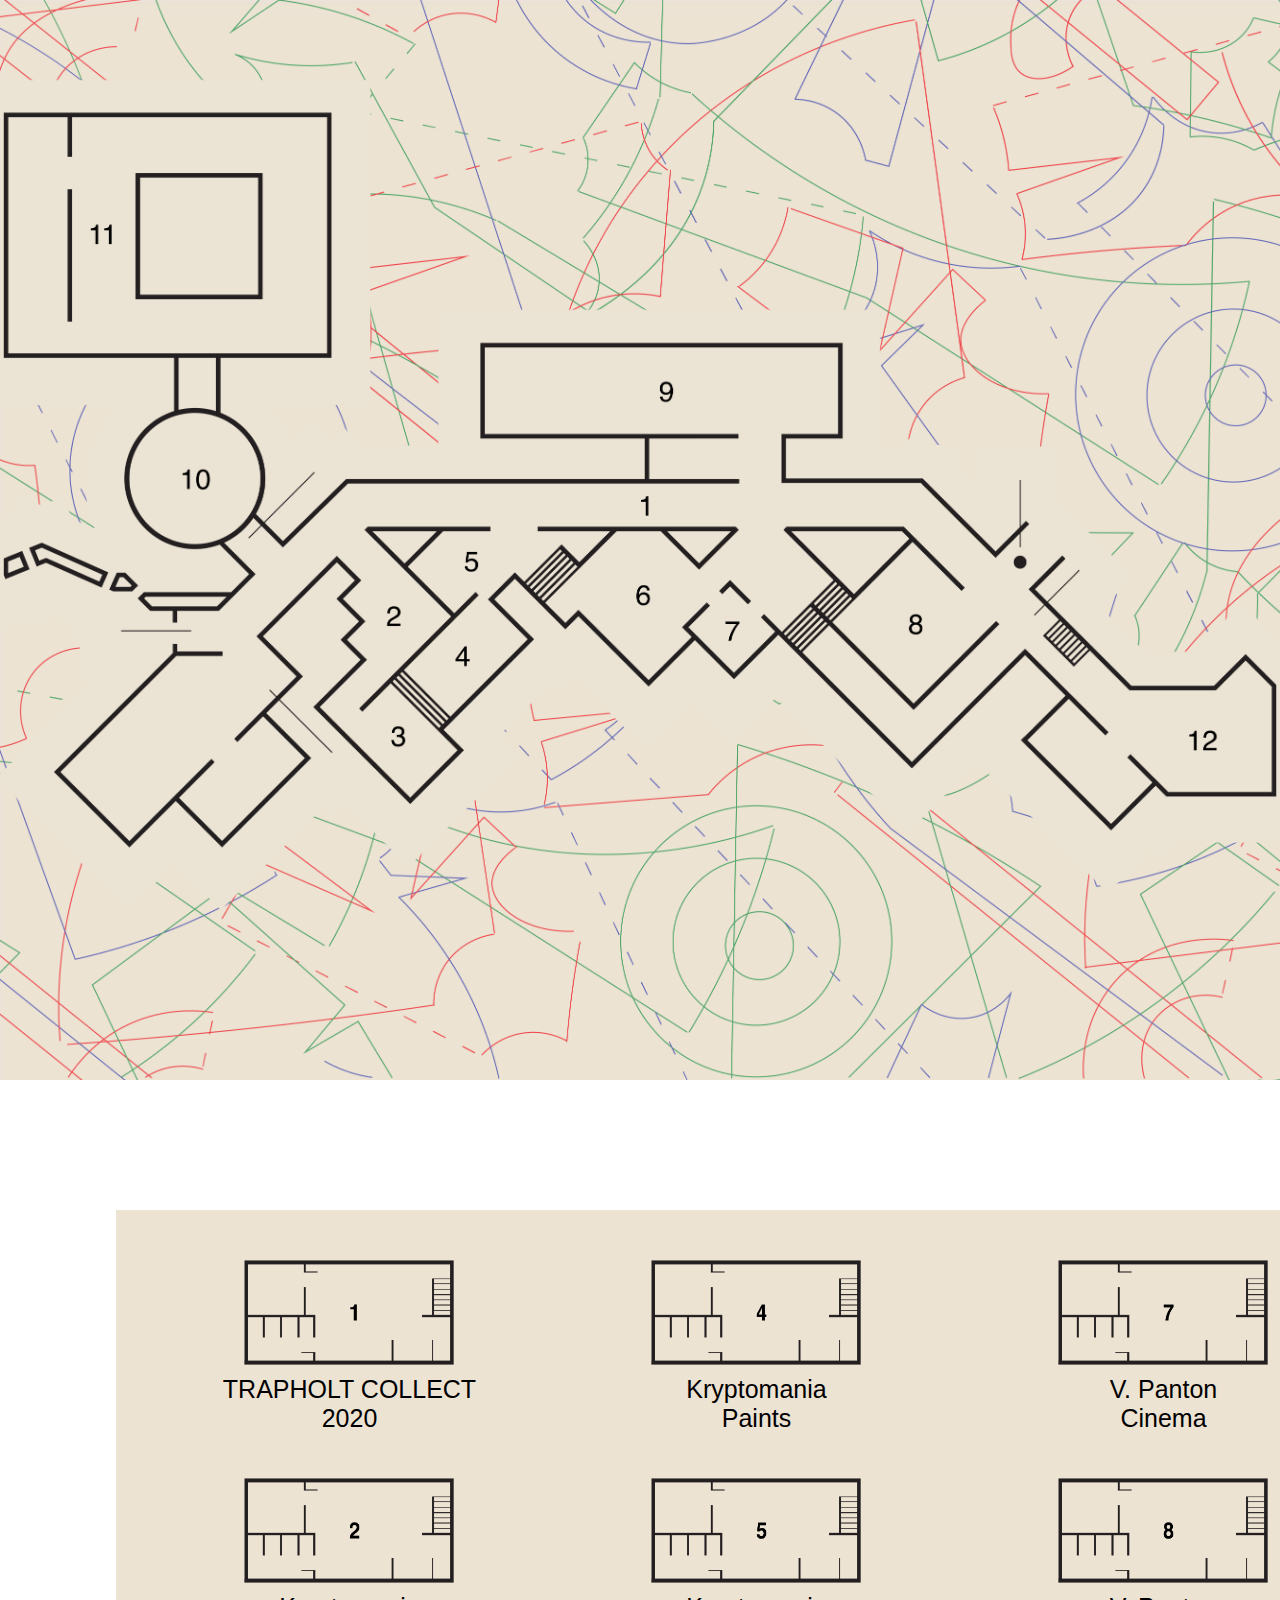
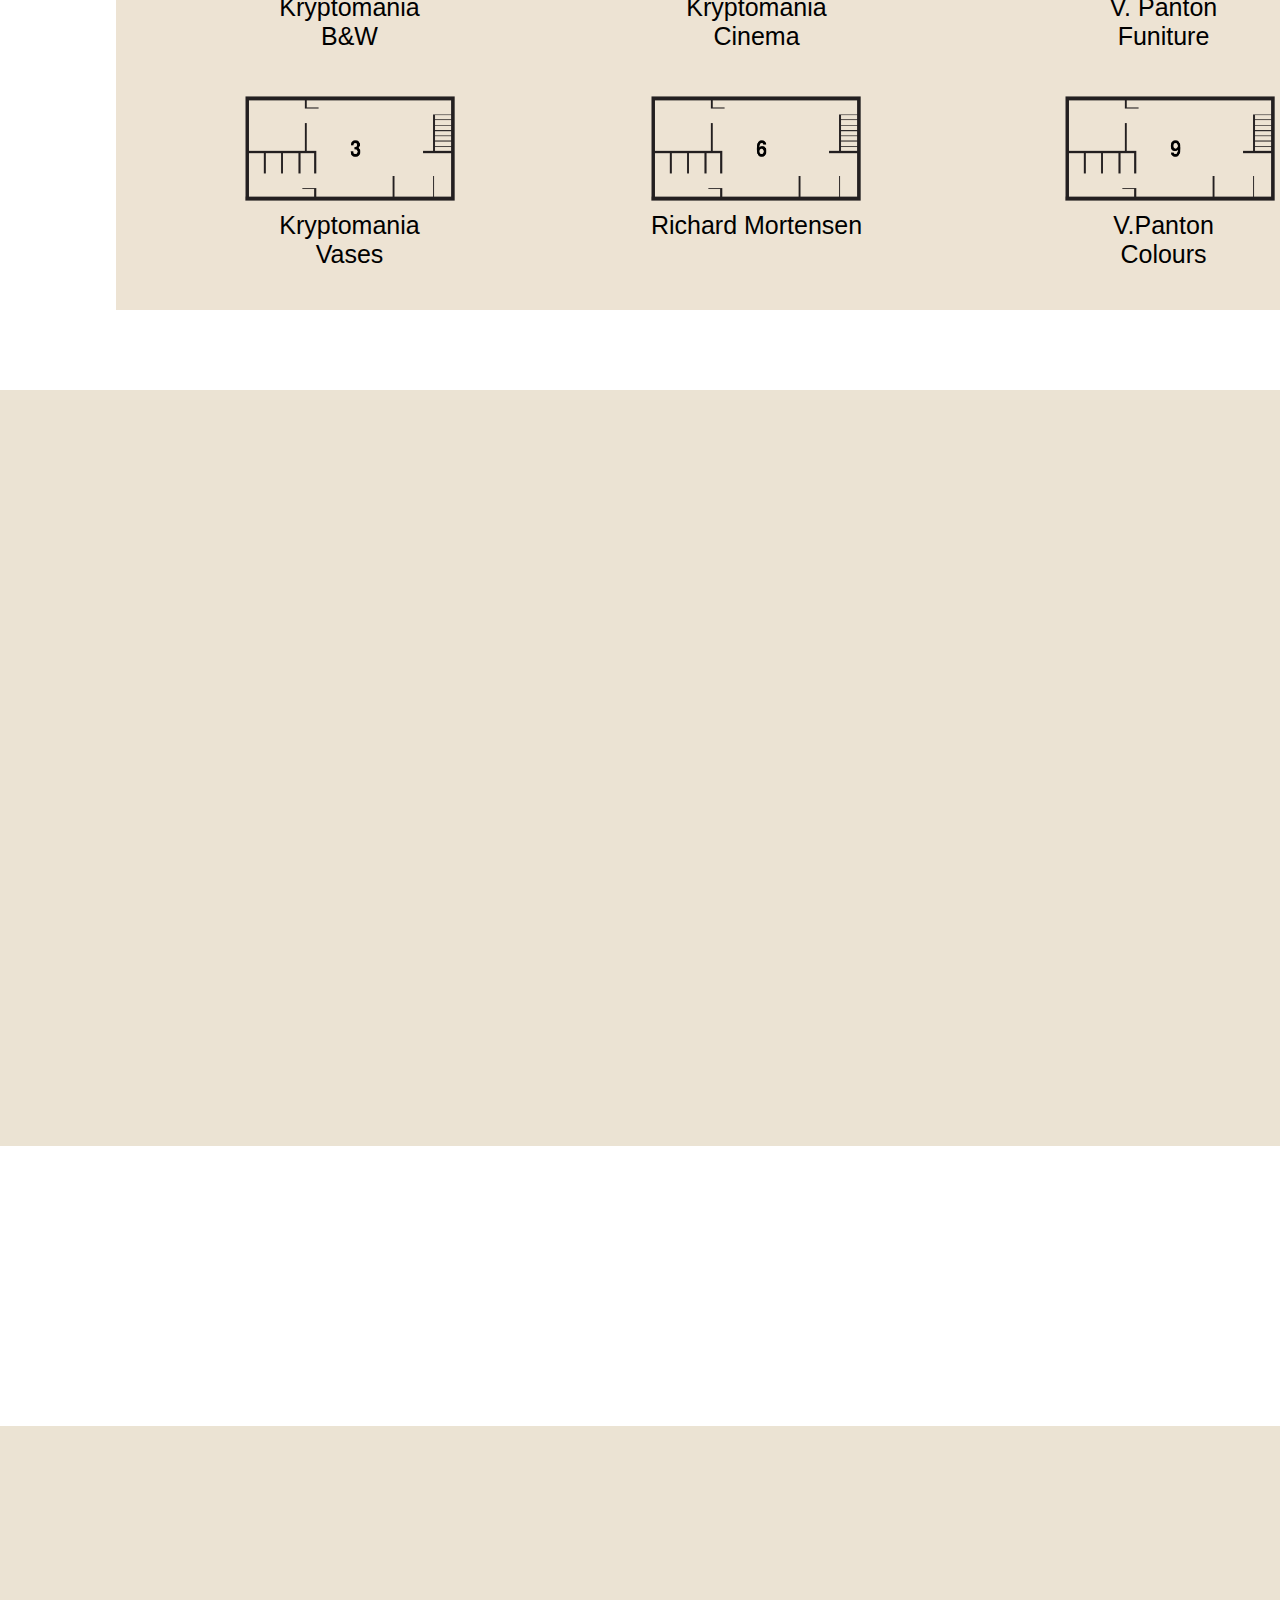
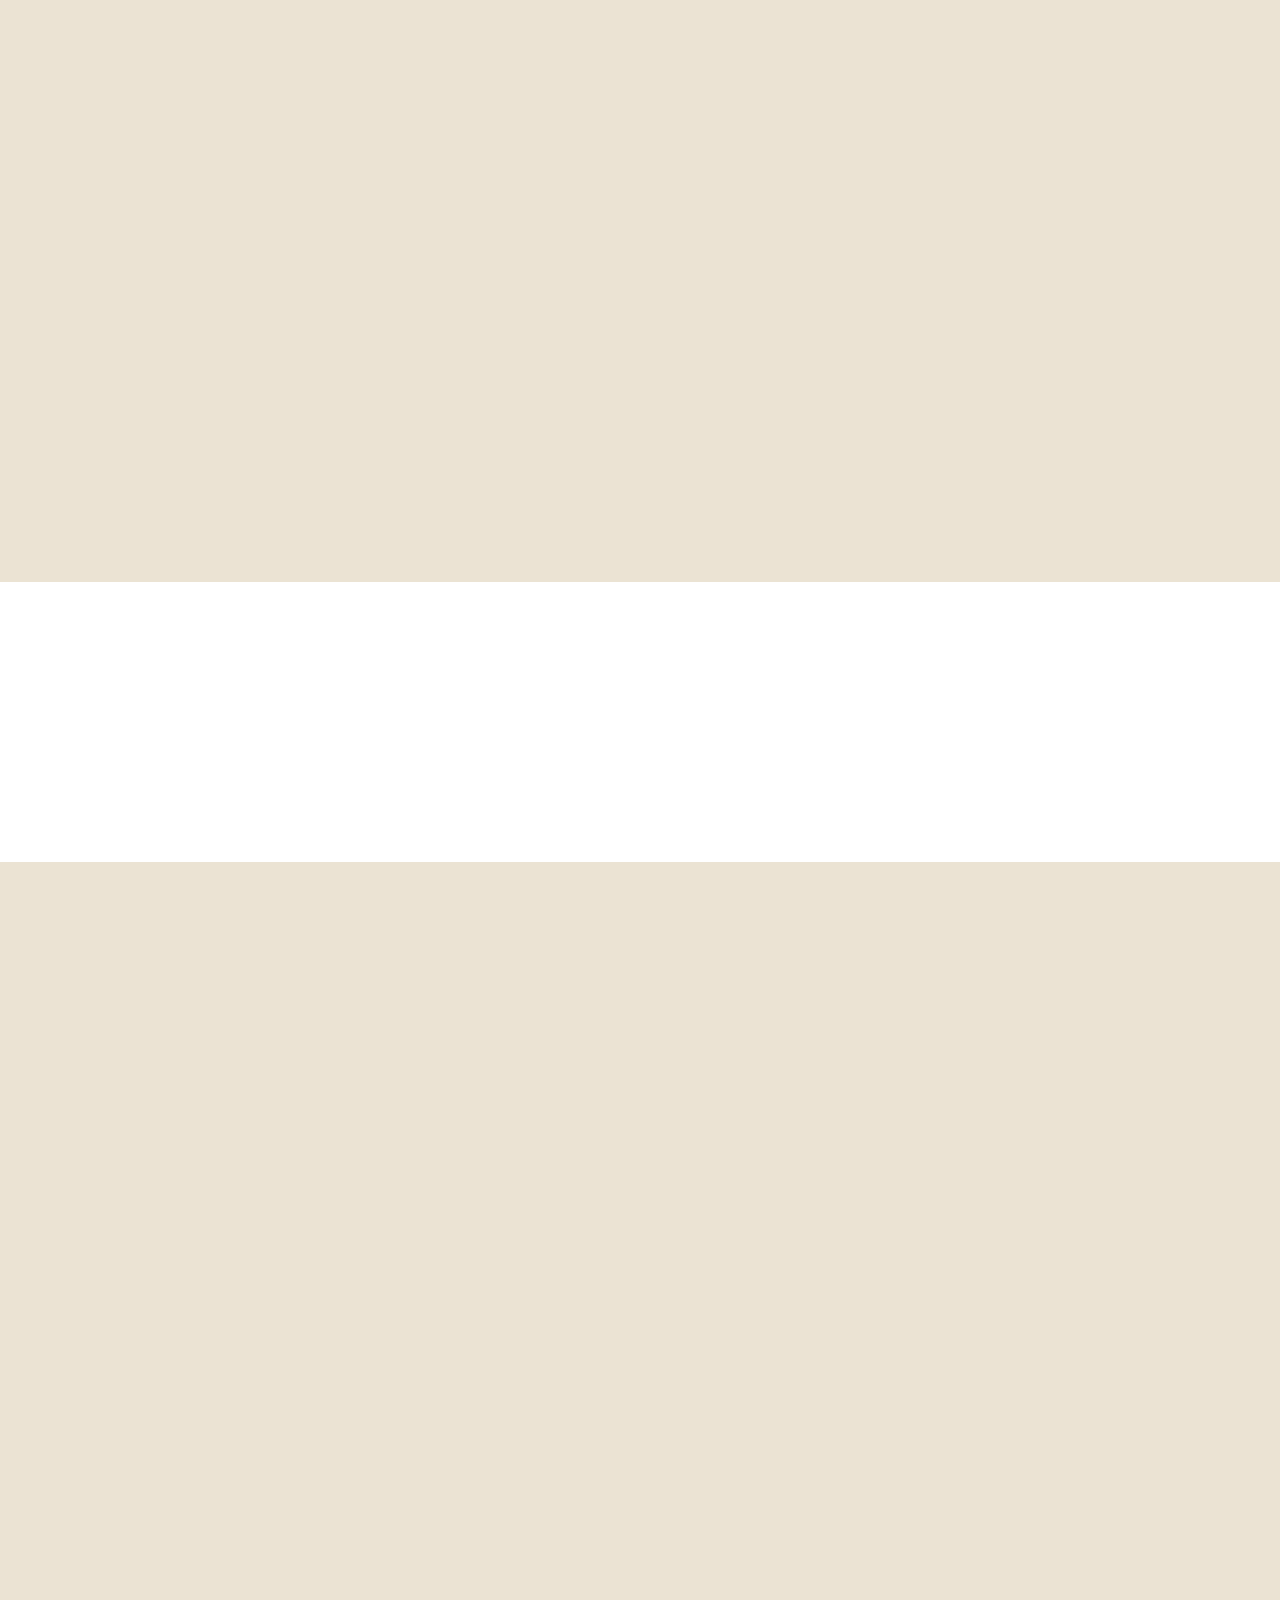
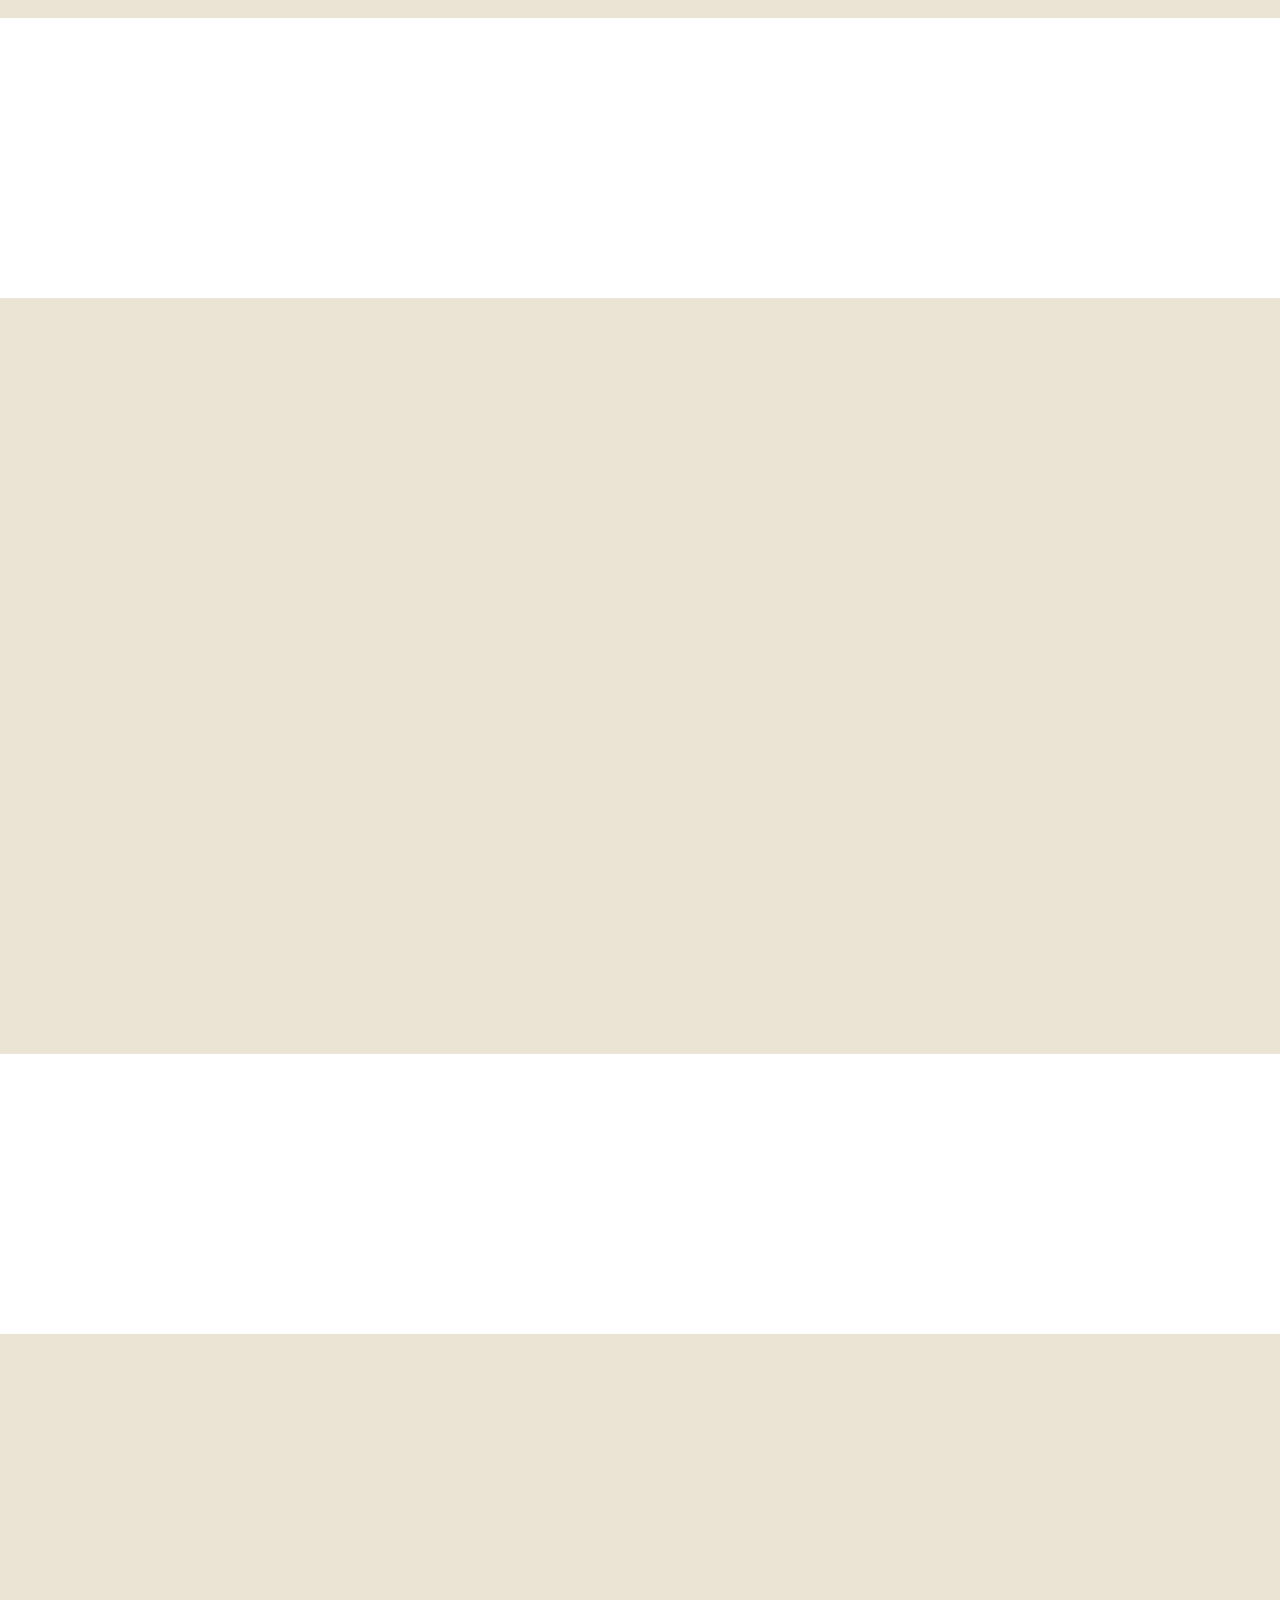
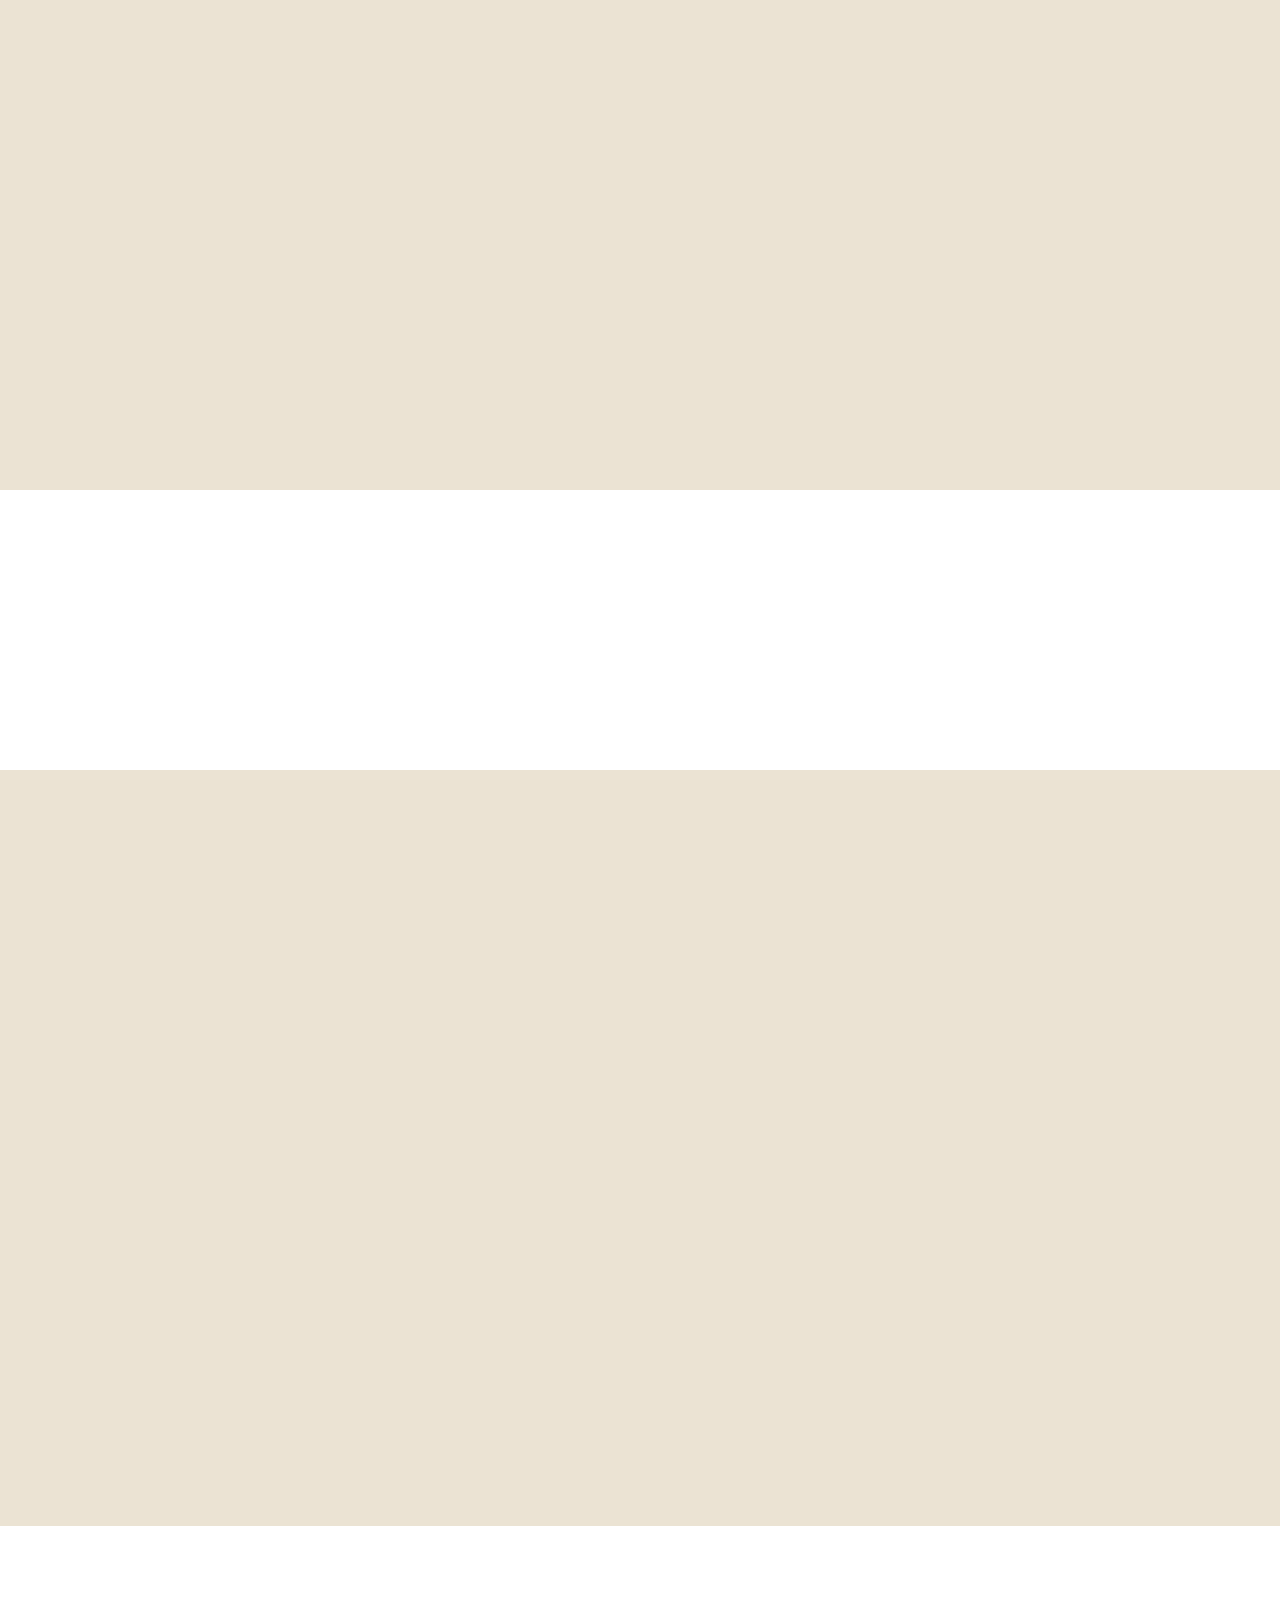
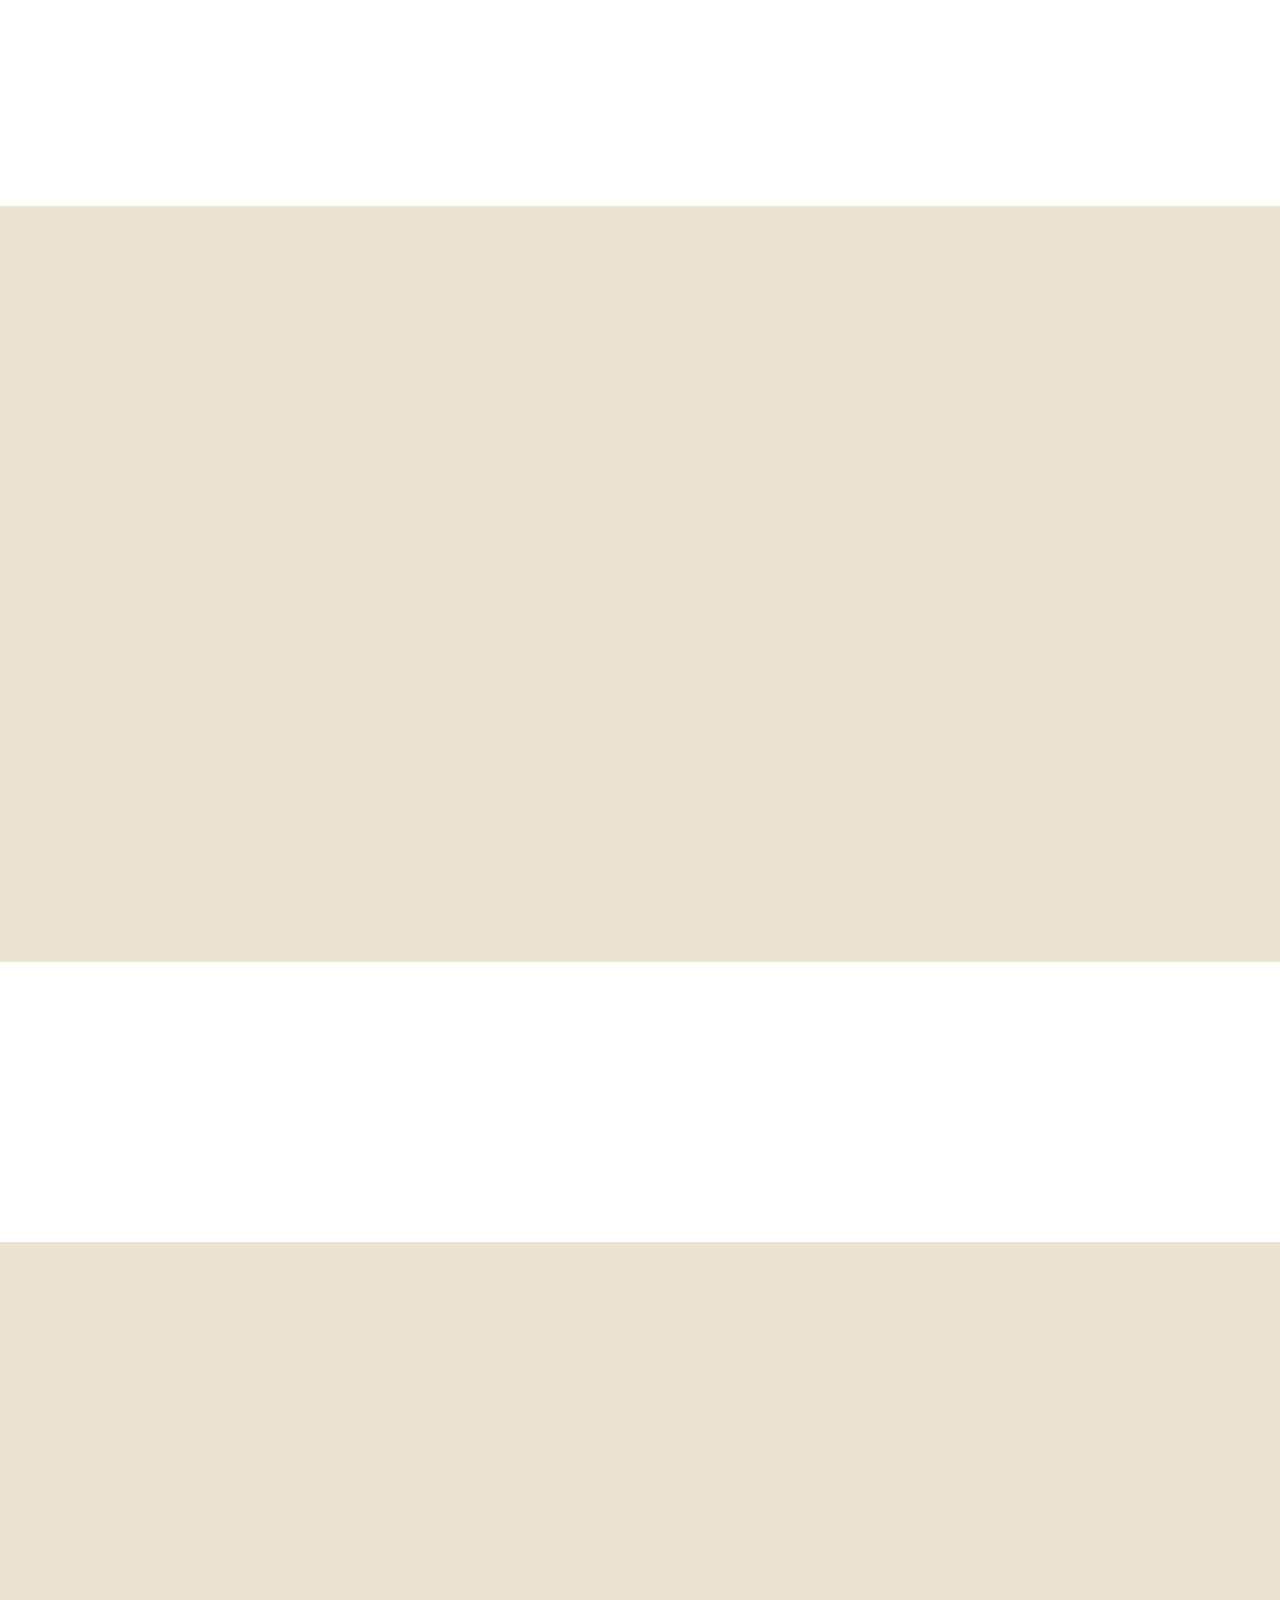
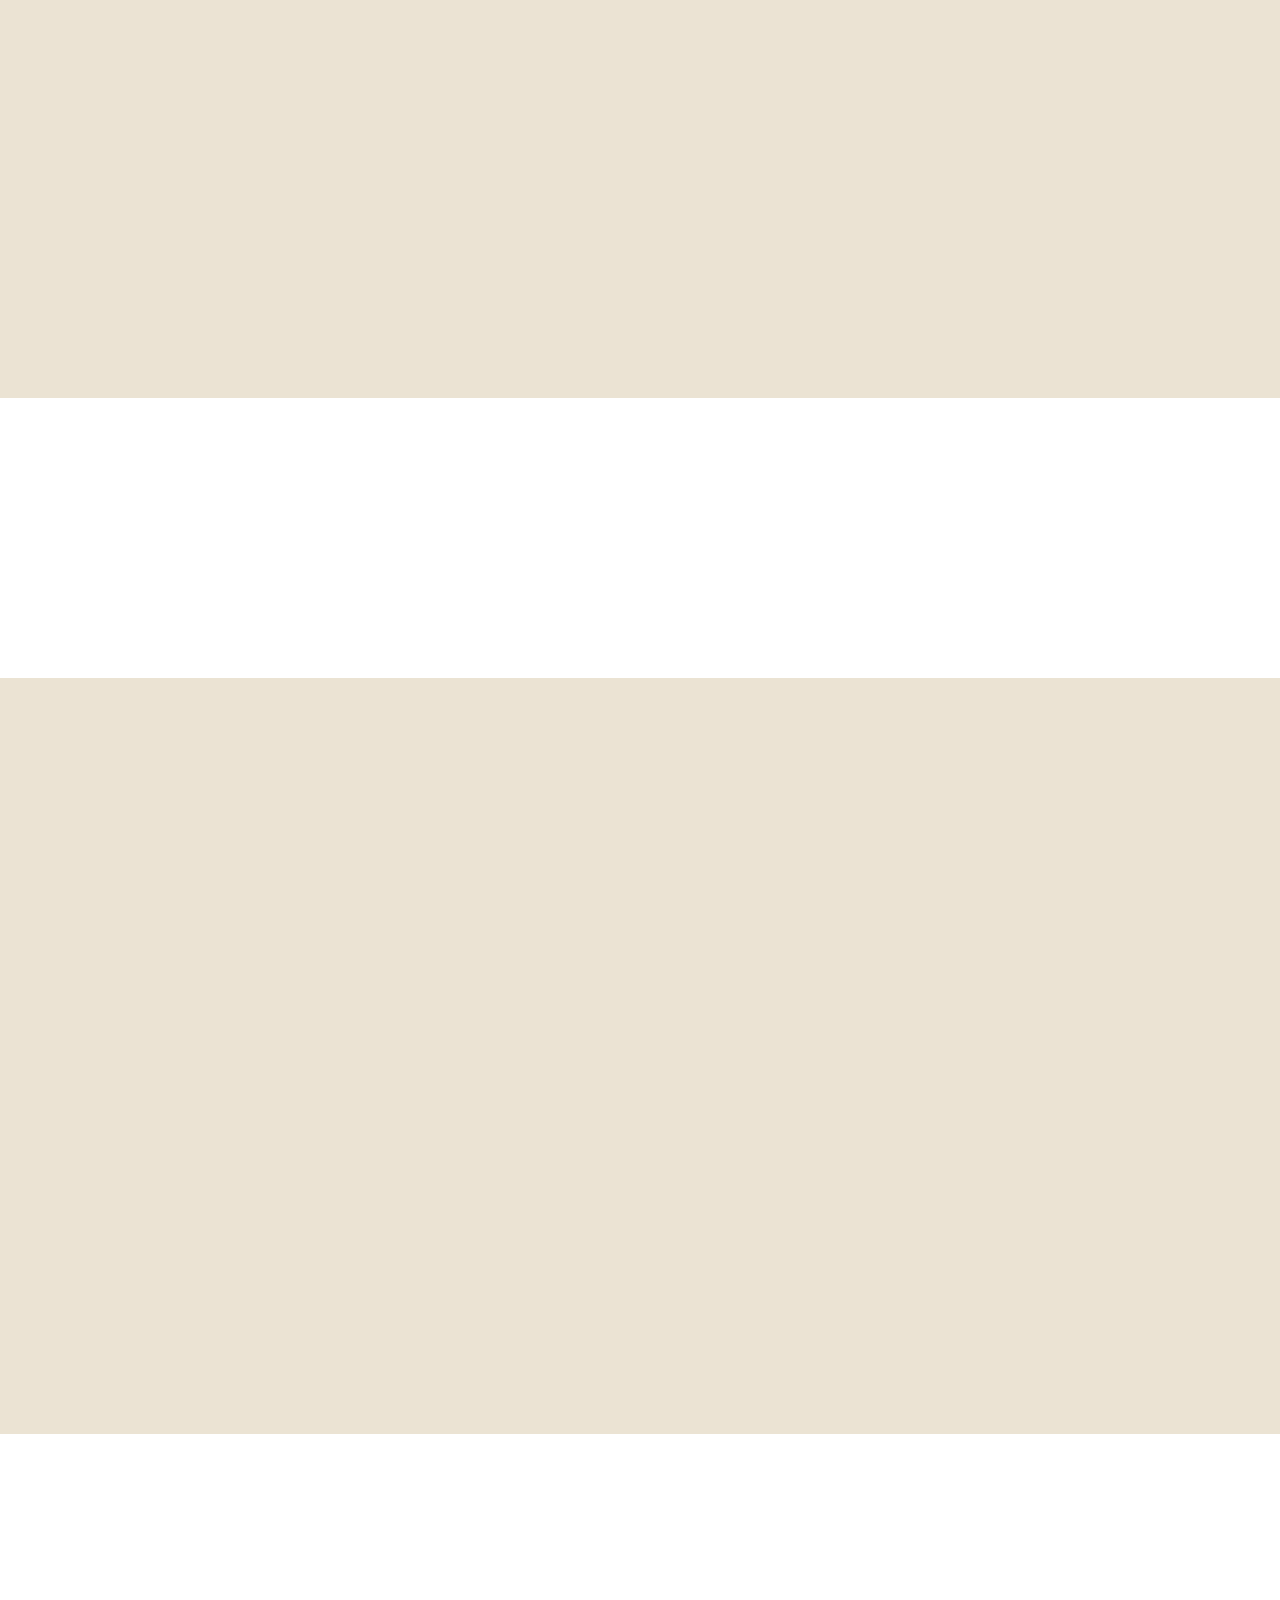
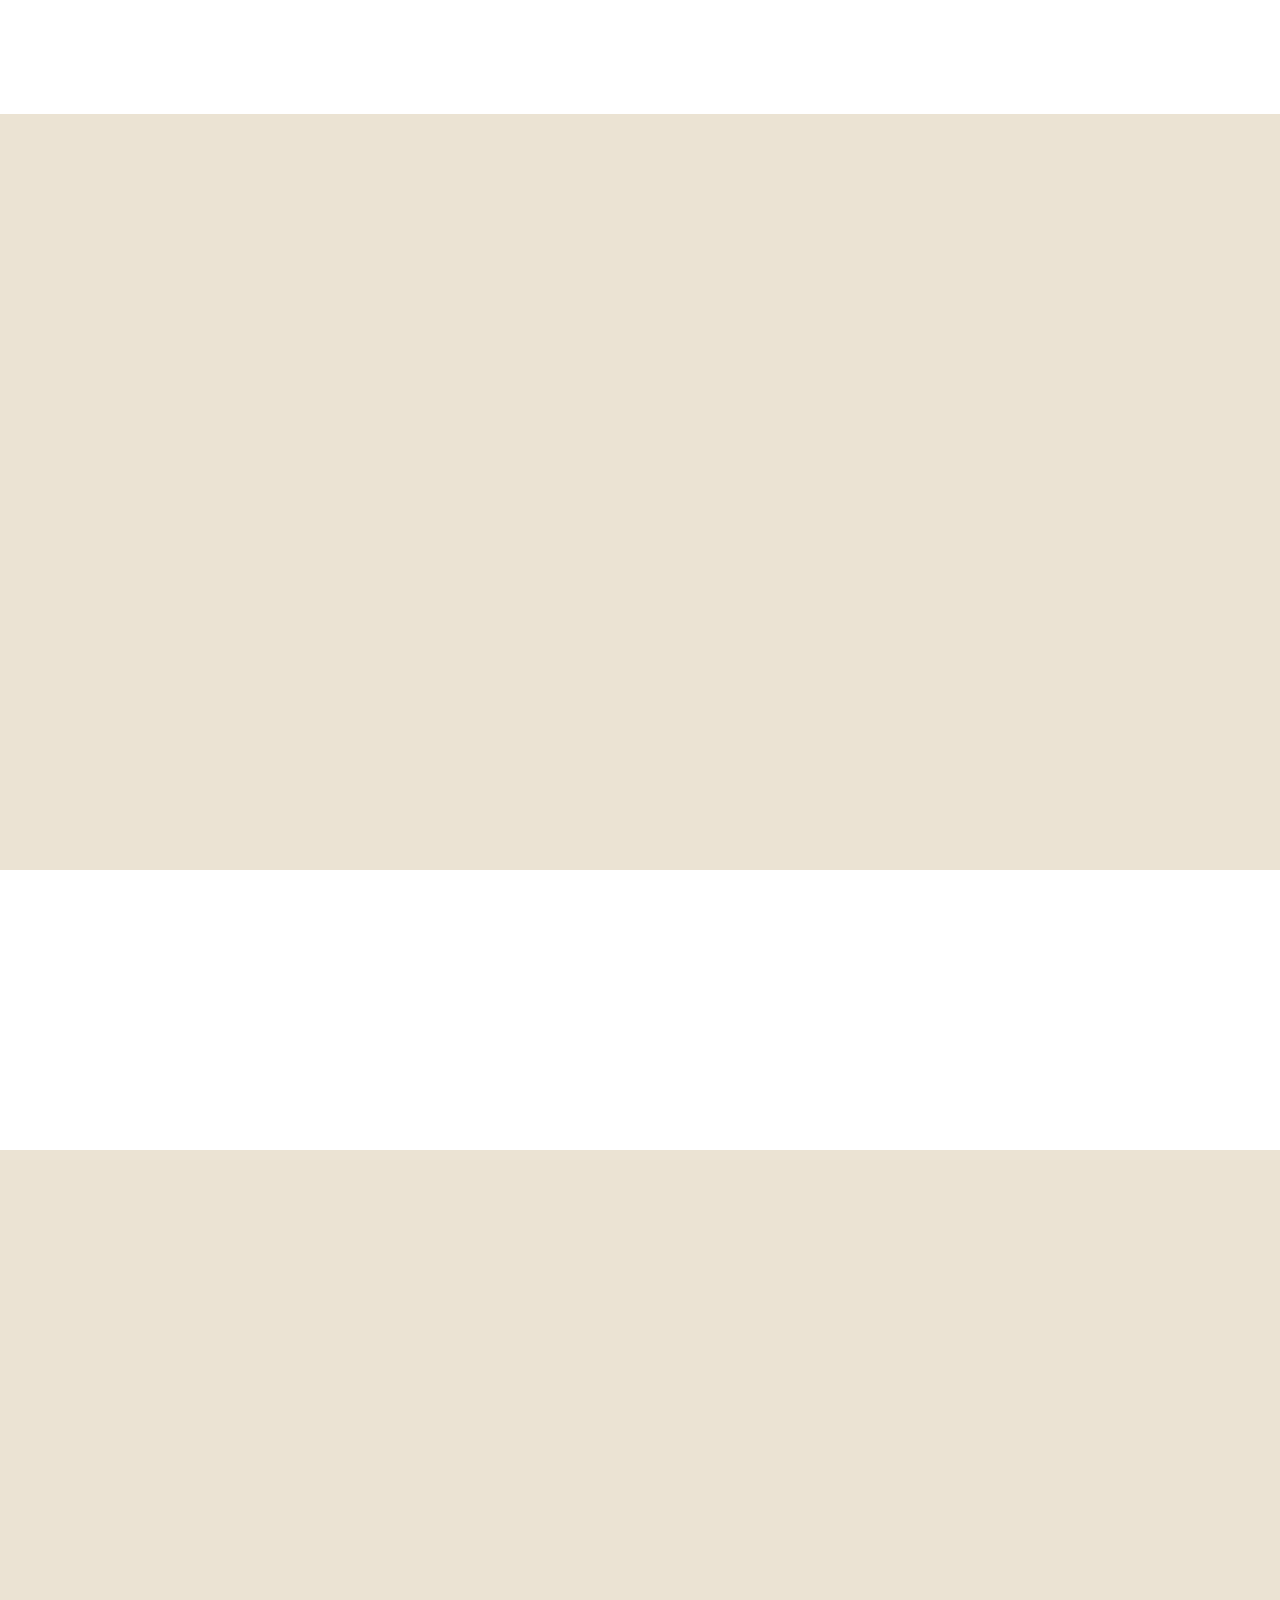
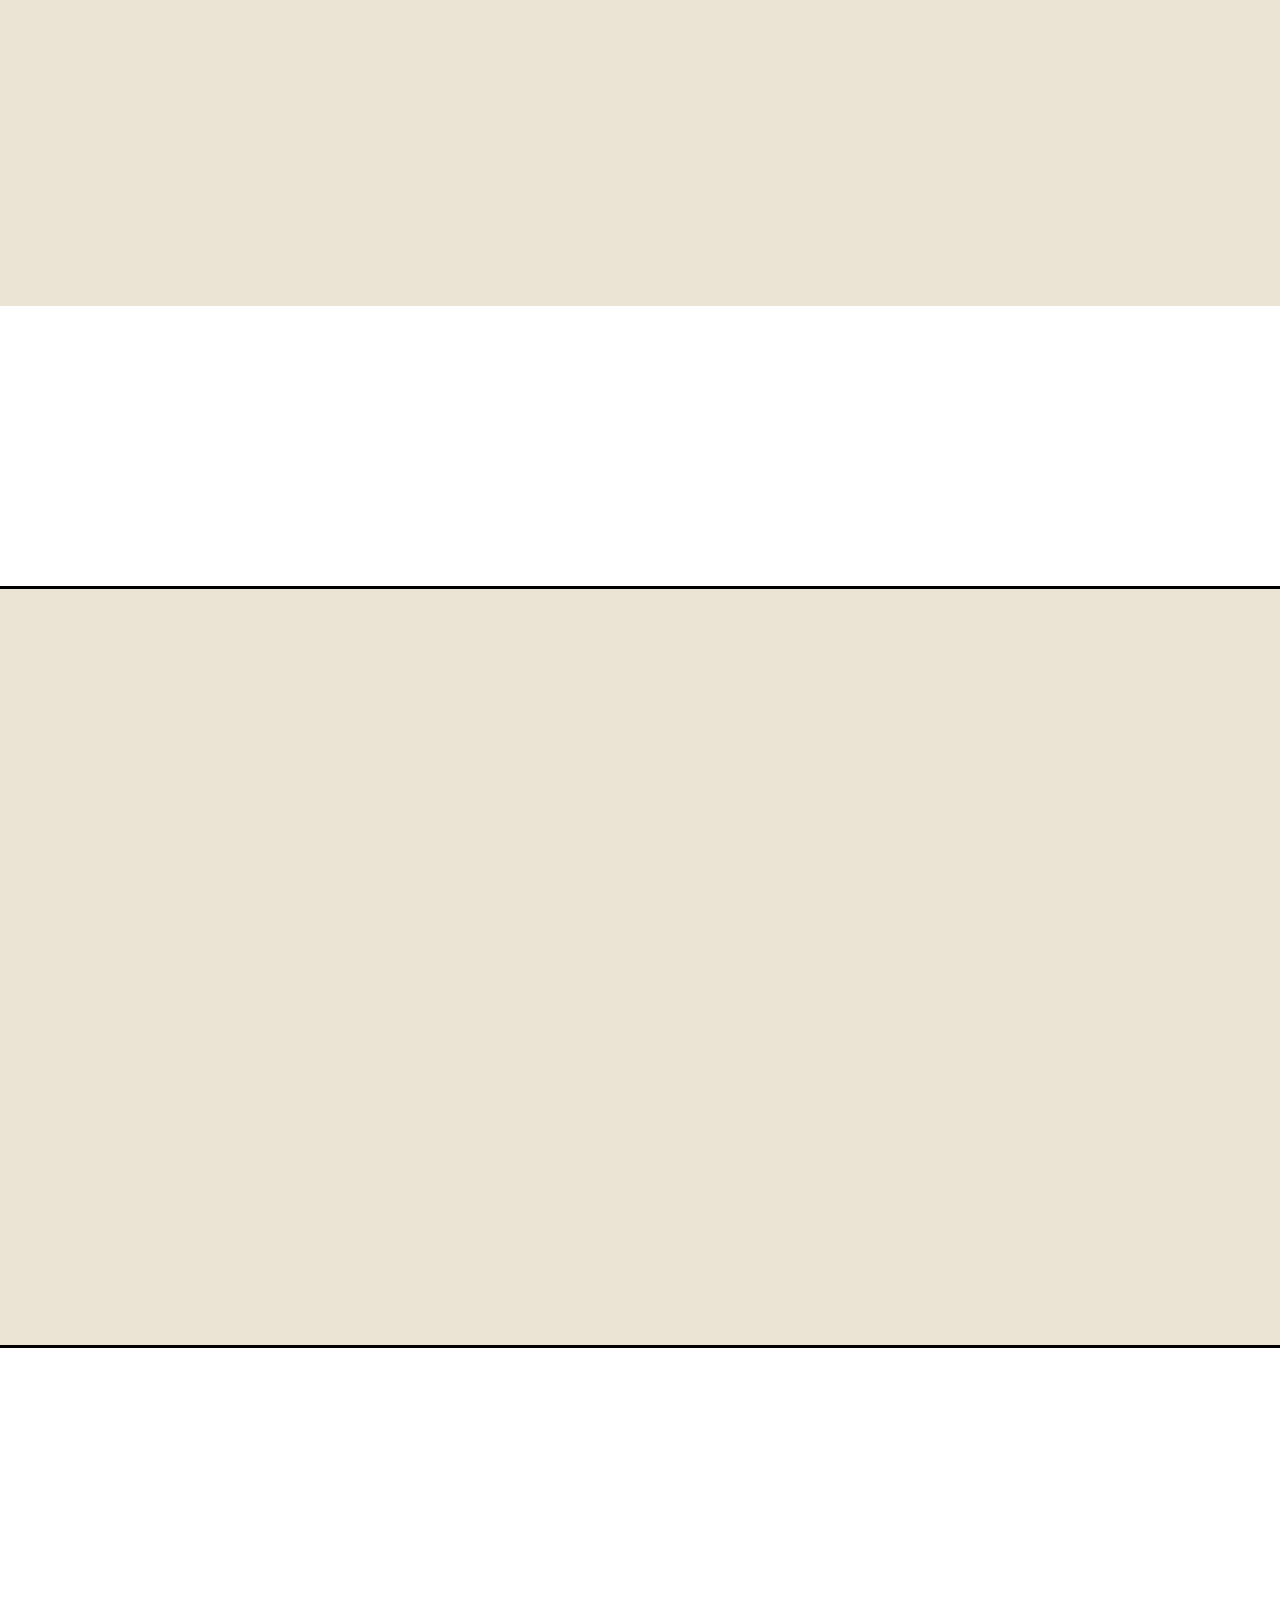
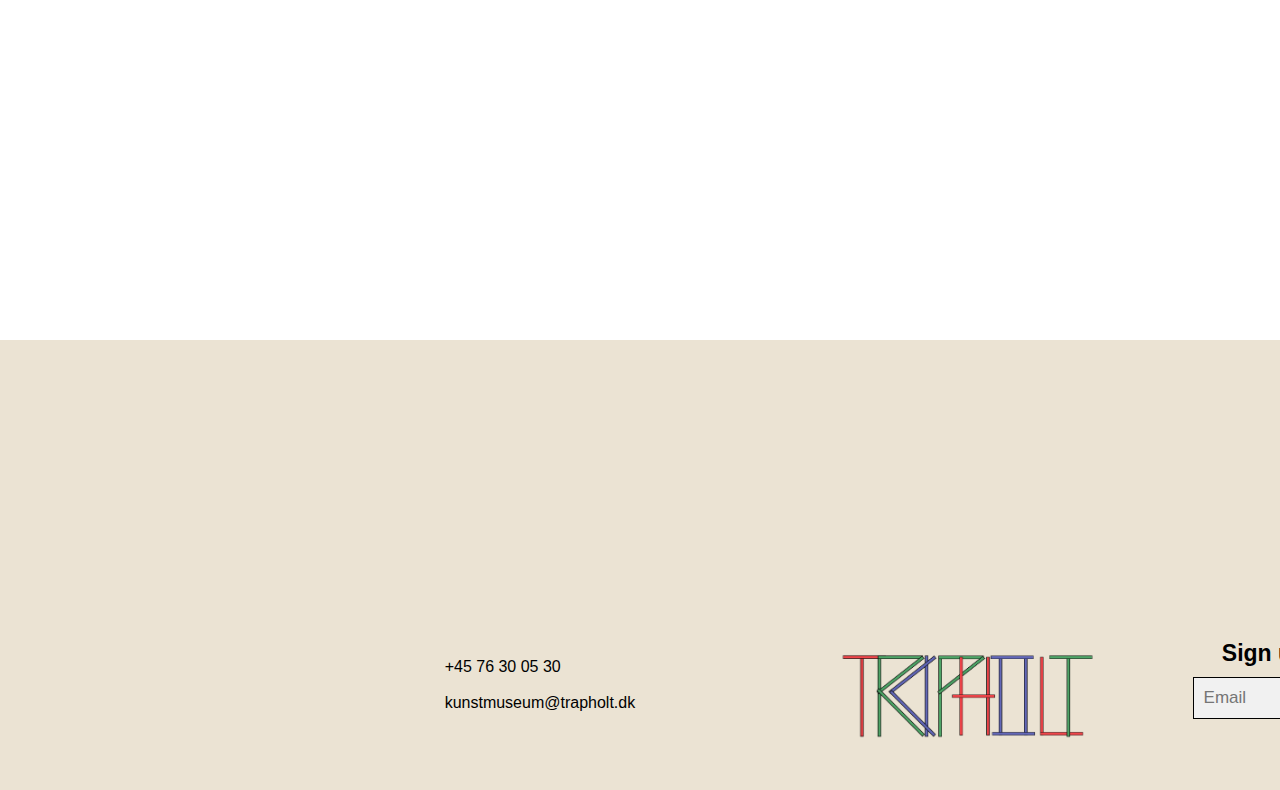
<file: index.html>
<!DOCTYPE html>
<html lang="en">
<head>
    <meta charset="UTF-8">
    <meta http-equiv="X-UA-Compatible" content="IE=edge">
    <meta name="viewport" content="width=device-width, initial-scale=1.0">
    <link rel="stylesheet" href="style/style.css">
    <link rel="stylesheet" href="https://unpkg.com/swiper/swiper-bundle.min.css"> 
    <link rel="stylesheet" href="https://maxcdn.bootstrapcdn.com/font-awesome/4.6.3/css/font-awesome.min.css" type="text/css">
    <link href="https://unpkg.com/aos@2.3.1/dist/aos.css" rel="stylesheet">
    <link rel="icon" type="image/png" href="images/plan.png"/>
    <title>TRAPHOLT</title>
</head>
<body>
    <header>
        <div class="topnav">
            <div class="dropdown">
              <button class="dropbtn"><img src="images/logo1.png" height="150" width="205" class="able" alt="">
                                      <img src="images/logo2.png" height="150" width="205" class="disable" alt=""></button>
              <div class="dropdown-content">
                <a href="html/about_us.html">About Us</a>
                <a href="html/info.html">Info</a>
                <a href="html/contact.html">Contact</a>
              </div>
            </div> 
        </div>
    </header>

    <section id="first">
        <div class="first-all">
            <img src="images/floor_plan.png" alt="">
        </div>
    </section>
    <main>
    
        <section id="second">
            <div class="second-all">
            <div class="second-one">
                <a href="#slide-one"> <div class="second-one-top">
                    <img src="images/boxes/box1.png" alt=""><br>
                    <span>TRAPHOLT COLLECT <br>2020 </span>
                 </div></a>

                 <a href="#slide-two"> <div class="second-one-mid">
                    <img src="images/boxes/box2.png" alt=""><br>
                    <span>Kryptomania <br> B&W</span>
                 </div></a>

                 <a href="#slide-three"> <div class="second-one-bot">
                    <img src="images/boxes/box3.png" alt=""><br>
                    <span>Kryptomania <br> Vases</span>
                 </div></a>

                 

            </div>
            <div class="second-two">
                


                <a href="#slide-four"> <div class="second-two-top">
                    <img src="images/boxes/box4.png" alt=""><br>
                    <span>Kryptomania <br> Paints</span>
                 </div></a>

                 <a href="#slide-five"> <div class="second-two-mid">
                    <img src="images/boxes/box5.png" alt=""><br>
                    <span>Kryptomania <br> Cinema</span>
                 </div></a>

                 <a href="#slide-six"> <div class="second-two-bot">
                    <img src="images/boxes/box6.png" alt=""><br>
                    <span>Richard  Mortensen</span>
                 </div></a>


            </div>
            <div class="second-three">
                                


                <a href="#slide-seven"> <div class="second-three-top">
                    <img src="images/boxes/box7.png" alt=""><br>
                    <span>V. Panton<br> Cinema</span>
                 </div></a>

                 <a href="#slide-eight"> <div class="second-three-mid">
                    <img src="images/boxes/box8.png" alt=""><br>
                    <span>V. Panton <br>Funiture</span>
                 </div></a>

                 <a href="#slide-nine"> <div class="second-three-bot">
                    <img src="images/boxes/box9.png" alt=""><br>
                    <span>V.Panton<br> Colours</span>
                 </div></a>


            </div>
            <div class="second-four">
                                


                <a href="#slide-ten"> <div class="second-four-top">
                    <img src="images/boxes/box10.png" alt=""><br>
                    <span>Among The Trees <br><br> </span>
                 </div></a>

                 <a href="#slide-eleven"> <div class="second-four-mid">
                    <img src="images/boxes/box11.png" alt=""><br>
                    <span> Your Exhibition <br><br> </span>
                 </div></a>

                 <a href="#slide-twelve"> <div class="second-four-bot">
                    <img src="images/boxes/box12.png" alt=""><br>
                    <span> Café Gustav Lind </span>
                 </div></a>


            </div>
        </div>
        </section>
        <section id="third">
            <div class="third-all">



                <div id="slide-one"></div>
                <div id="third-one">
                    <div class="third-one-all">
                    <div class="third-one-top">
                        <div class="third-one-top-left healdine3" data-aos="fade-right"  data-aos-duration="400">
                            <h3>Trapholt Collect 2020</h3>
                        </div>
                        <div class="third-one-top-right" data-aos="fade-left"  data-aos-duration="400">
                            <a href="#"><img class="floorplan" src="images/exhibitions/ex1.png"alt=""></a>
                        </div>
                    </div>
                

                    <div class="third-one-bot">
                        <div class="third-one-bot-left" data-aos="fade-right"  data-aos-duration="400">
                           
                           <br><br><h4>Visual arts, crafts and design </h4>
                           <br><p>Trapholt's collection is divided into three - visual arts, crafts and design. <br><br>
                                 The collection of visual art reflects a wide range within 
                               the abstract and figurative art history. The museum has an increased focus on art that appeals to the present and sensory to us - art that
                                touches and touches us both physically and mentally. <br><br>

                                With a wide and deep collection of handicrafts, which consists of graphics, ceramics and textiles, the past year has been particularly marked by three 
                                citizen-involved art projects Tingsted, Grænseløse Sting and LIGHTHOPE, which have community, co- creation and the arts and crafts at
                                the center. <br><br>
                                
                                Finally, the museum's collection of designs represents a wide range of both contemporary and older design objects, selected
                                according to particular aesthetic, practical or artistic qualities. Including Arne Jacobsen's famous Dot stools from 1954, Rasmus Bækkel 
                                Fex's new interpretation of a shaker chair, F-Chair from 2017 and Nanna Kiil's avant-garde Flesh Chair from 2014, which also emphasizes 
                                the great diversity in Trapholt's collections.</p>
                 
                        </div>
                        <div class="third-one-bot-right" data-aos="fade-left"  data-aos-duration="400">


                            <div class="swiper mySwiper">
                                <div class="swiper-wrapper">
                                  <div class="swiper-slide"><img src="images/images_trapholt/1-1.jpg" alt=""></div>
                                  <div class="swiper-slide"><img src="images/images_trapholt/1-2.jpg" alt=""></div>
                                  <div class="swiper-slide"><img src="images/images_trapholt/1-3.jpg" alt=""></div>
                                </div>
                                <div class="swiper-pagination"></div>
                              </div>        
                        </div>
                    </div>
                </div>
            </div>



            <div id="slide-two"></div>
            <div id="third-two">
                <div class="third-two-all">
                <div class="third-two-top">
                    <div class="third-two-top-left healdine3" data-aos="fade-right"  data-aos-duration="400">
                        <h3>Kryptomania - B&W</h3>
                    </div>
                    <div class="third-two-top-right" data-aos="fade-left"  data-aos-duration="400">
                        <a href="#"><img class="floorplan" src="images/exhibitions/ex2.png"alt=""></a>
                    </div>
                </div>
            

                <div class="third-two-bot">
                    <div class="third-two-bot-left" data-aos="fade-right"  data-aos-duration="400">
                        <br><br><h4> In the Shadow Of Khaos</h4>
                        <br><p> With the series In the Shadow of Khaos, Mørkeberg paints forth a fictional world of deity. Khaos is the 
                         ancient Greek term for the mythological primordial state from which the first gods sprung and from 
                         which the world order was formed. In five large black and white paintings, genderless human/animal 
                         figures emerge, as if they were deity placed in outer space.</p>
     
                        <br><br><h4>Pregnant woman </h4>
                        <br><p>A figure with a full beard and a pregnant belly rides on a pig. Here, a symbol of purity, in the 
                         form of the unborn child, is perched atop a strong symbol of impurity. A goat-like figure, reminiscent
                          of an old man with big feet, sits on a shell and hidden under a billowing cloak is the rest of the body,
                          preventing us from determining whether it is human or animal.</p>
                    </div>
                    <div class="third-two-bot-right" data-aos="fade-left"  data-aos-duration="400">


                        <div class="swiper mySwiper">
                            <div class="swiper-wrapper">
                              <div class="swiper-slide"><img src="images/images_trapholt/2-5.jpg" alt=""></div>
                              <div class="swiper-slide"><img src="images/images_trapholt/2-2.jpg" alt=""></div>
                              <div class="swiper-slide"><img src="images/images_trapholt/2-3.jpg" alt=""></div>
                              <div class="swiper-slide"><img src="images/images_trapholt/2-4.jpg" alt=""></div>
                              <div class="swiper-slide"><img src="images/images_trapholt/2-1.jpg" alt=""></div>
                            </div>
                            <div class="swiper-pagination"></div>
                          </div>
                    </div>
                </div>
            </div>
        </div>



        <div id="slide-three"></div>
        <div id="third-three">
            <div class="third-three-all">
            <div class="third-three-top">
                <div class="third-three-top-left healdine3" data-aos="fade-right"  data-aos-duration="400">
                    <h3>Kryptomania - Vases</h3>
                </div>
                <div class="third-three-top-right" data-aos="fade-left"  data-aos-duration="400">
                    <a href="#"><img class="floorplan" src="images/exhibitions/ex3.png"alt=""></a>
                </div>
            </div>
        

            <div class="third-three-bot">
                <div class="third-three-bot-left" data-aos="fade-right"  data-aos-duration="400">

                        <br><br><h4> Exhibition 1</h4>
                       <br><p> There is something sinister or unruly about our present time. We cannot control the Internet, 
                        and robots can be humans. Humanity, like nature, has been overtaken by a form of intelligence that we have 
                        invented ourselves ar with..</p>

                       <br><br><h4>Exhibition 2 </h4>
                       <br><p>We are just tiny organisms who think we can control it all. In reality, it is the 
                        other way around. Nature and extensions of who we are (Mie Mørkeberg 2020). In the exhibition Kryptomania, 
                        Mie Mø creatures, gods and landscapes.</p>

                       <br><br><h4>Exhibition 3</h4>
                       <br><p> Her disturbing and secretive, almost encr For Mørkeberg, the picture 
                        comes be the time to stop, be receptive and w clear-cut answers as to ho w we shou universe. One useful method 
                        might attention on a sperifi inside.
                        </p>
             
                </div>
                <div class="third-three-bot-right" data-aos="fade-left"  data-aos-duration="400">


                    <div class="swiper mySwiper">
                        <div class="swiper-wrapper">
                              <div class="swiper-slide"><img src="images/images_trapholt/2-2.jpg" alt=""></div>
                              <div class="swiper-slide"><img src="images/images_trapholt/2-3.jpg" alt=""></div>
                              <div class="swiper-slide"><img src="images/images_trapholt/2-1.jpg" alt=""></div>
                              <div class="swiper-slide"><img src="images/images_trapholt/2-5.jpg" alt=""></div>
                              <div class="swiper-slide"><img src="images/images_trapholt/2-4.jpg" alt=""></div>
                            </div>
                            <div class="swiper-pagination"></div>
                          </div>
                </div>
            </div>
        </div>
    </div>



    
    <div id="slide-four"></div>
    <div id="third-four">
        <div class="third-four-all">
        <div class="third-four-top">
            <div class="third-four-top-left healdine3" data-aos="fade-right"  data-aos-duration="400">
                <h3>Kryptomania - Paints</h3>
            </div>
            <div class="third-four-top-right" data-aos="fade-left"  data-aos-duration="400">
                <a href="#"><img class="floorplan" src="images/exhibitions/ex4.png"alt=""></a>
            </div>
        </div>
    

        <div class="third-four-bot">
            <div class="third-four-bot-left" data-aos="fade-right"  data-aos-duration="400">

                    <br><br>
                   <br><p> In the exhibition Kryptomania, Mie Mørkeberg conjures up a realm of creatures, gods and landscapes. Her world 
                    is simultaneous alluring, disturbing and secretive, almost encrypted.</p>

                   <br><br><h4>Understanding Mie Mørkeberg </h4>
                   <br><p>The title Kryptomania refers to how Mørkeberg paints forth an entire world, one in which traditional 
                    distinctions between man/nature, reality/dream, inside/outside, day/night become blurred and disintegrate.Her
                    subjects are representational, depicting human-like figures while incorporating animal parts, elements from
                    nature and a sense of spatial disorientation.</p> 

                    <br><br><h4>Conclusion </h4>
                    <br><p> The posthuman understanding of reality points to how humans, nature, materials and technology
                     interact with each other.</p>
            </div>
            <div class="third-four-bot-right" data-aos="fade-left"  data-aos-duration="400">


                <div class="swiper mySwiper">
                    <div class="swiper-wrapper">
                          <div class="swiper-slide"><img src="images/images_trapholt/2-3.jpg" alt=""></div>
                          <div class="swiper-slide"><img src="images/images_trapholt/2-4.jpg" alt=""></div>
                          <div class="swiper-slide"><img src="images/images_trapholt/2-2.jpg" alt=""></div>
                          <div class="swiper-slide"><img src="images/images_trapholt/2-1.jpg" alt=""></div>
                          <div class="swiper-slide"><img src="images/images_trapholt/2-5.jpg" alt=""></div>
                        </div>
                        <div class="swiper-pagination"></div>
                      </div>
            </div>
        </div>
    </div>
</div>




<div id="slide-five"></div>
<div id="third-five">
    <div class="third-five-all">
    <div class="third-five-top">
        <div class="third-five-top-left healdine3" data-aos="fade-right"  data-aos-duration="400">
            <h3>Kryptomania - Cinema</h3>
        </div>
        <div class="third-five-top-right" data-aos="fade-left"  data-aos-duration="400">
            <a href="#"><img class="floorplan" src="images/exhibitions/ex5.png"alt=""></a>
        </div>
    </div>


    <div class="third-five-bot">
        <div class="third-five-bot-left" data-aos="fade-right"  data-aos-duration="400">

                <br><br>
               <br><p> Mørkeberg is interested in how our present-day technological possibilities
                and climate challenges affect the idea of what it means to be human.</p>

          
               <br><p>Perhaps we are far more connected to
                technology, materials and nature than we tend to think. These years, we are seeing a new so-called post- 
               human understanding of the world, one in which humans are not regarded as a higher species with the right 
               to rule over nature, materials and technologies.</p> 

                <br><br><h4>Conclusion </h4>
                <br><p> Perhaps we are far more connected to
                    technology, materials and nature than we tend to think. These years, we are seeing a new so-called post- 
                   human understanding of the world, one in which humans are not regarded as a higher species with the right 
                   to rule over nature, materials and technologies.</p>
        </div>
        <div class="third-five-bot-right" data-aos="fade-left"  data-aos-duration="400">


            <div class="swiper mySwiper">
                <div class="swiper-wrapper">
                      <div class="swiper-slide"><img src="images/images_trapholt/2-4.jpg" alt=""></div>
                      <div class="swiper-slide"><img src="images/images_trapholt/2-5.jpg" alt=""></div>
                      <div class="swiper-slide"><img src="images/images_trapholt/2-3.jpg" alt=""></div>
                      <div class="swiper-slide"><img src="images/images_trapholt/2-2.jpg" alt=""></div>
                      <div class="swiper-slide"><img src="images/images_trapholt/2-1.jpg" alt=""></div>
                    </div>
                    <div class="swiper-pagination"></div>
                  </div>
        </div>
    </div>
</div>
</div>



<div id="slide-six"></div>
<div id="third-six">
    <div class="third-six-all">
    <div class="third-six-top">
        <div class="third-six-top-left healdine3" data-aos="fade-right"  data-aos-duration="400">
            <h3>Richard Mortensen</h3>
        </div>
        <div class="third-six-top-right" data-aos="fade-left"  data-aos-duration="400">
            <a href="#"><img class="floorplan" src="images/exhibitions/ex6.png"alt=""></a>
        </div>
    </div>


    <div class="third-six-bot">
        <div class="third-six-bot-left" data-aos="fade-right"  data-aos-duration="400">

                <br><br><h4>Exhibition one </h4>
               <br><p> Lorem Ipsum is simply dummy text of the printing and typesetting industry. 
                   Lorem Ipsum has been the industry's standard dummy text ever since the 1500s</p>

          
               <br><p> when an unknown printer took a galley of type and scrambled it to make a type 
                specimen book. It has survived not only five centuries, but also the leap into 
                electronic typesetting, remaining essentially unchanged. It was popularised 
                in the 1960s with the release of Letraset sheets containing Lorem Ipsum passages,
                 and more recently with desktop publishing software like Aldus PageMaker including
                  versions of Lorem Ipsum.</p> 

                <br><br><h4>Conclusion </h4>
                <br><p> There are many variations of passages of Lorem Ipsum available, but the
                     majority have suffered alteration in some form, by injected humour, or randomised
                      words which don't look even slightly believable.</p>
        </div>
        <div class="third-six-bot-right" data-aos="fade-left"  data-aos-duration="400">


            <div class="swiper mySwiper">
                <div class="swiper-wrapper">
                      <div class="swiper-slide"><img src="images/images_trapholt/6-1.jpg" alt=""></div>
                      <div class="swiper-slide"><img src="images/images_trapholt/6-2.jpg" alt=""></div>
                      <div class="swiper-slide"><img src="images/images_trapholt/6-3.jpg" alt=""></div>
                      <div class="swiper-slide"><img src="images/images_trapholt/2-2.jpg" alt=""></div>
                    </div>
                    <div class="swiper-pagination"></div>
                  </div>
        </div>
    </div>
</div>
</div>




<div id="slide-seven"></div>
<div id="third-seven">
    <div class="third-seven-all">
    <div class="third-seven-top">
        <div class="third-seven-top-left healdine3" data-aos="fade-right"  data-aos-duration="400">
            <h3>V. Panton - Cinema</h3>
        </div>
        <div class="third-seven-top-right" data-aos="fade-left"  data-aos-duration="400">
            <a href="#"><img class="floorplan" src="images/exhibitions/ex7.png"alt=""></a>
        </div>
    </div>


    <div class="third-seven-bot">
        <div class="third-seven-bot-left" data-aos="fade-right"  data-aos-duration="400">

                <br><br>
               <br><p> Mørkeberg is interested in how our present-day technological possibilities
                and climate challenges affect the idea of what it means to be human.</p>

          
               <br><p>Perhaps we are far more connected to
                technology, materials and nature than we tend to think. These years, we are seeing a new so-called post- 
               human understanding of the world, one in which humans are not regarded as a higher species with the right 
               to rule over nature, materials and technologies.</p> 

                <br><br><h4>Conclusion </h4>
                <br><p> Perhaps we are far more connected to
                    technology, materials and nature than we tend to think. These years, we are seeing a new so-called post- 
                   human understanding of the world, one in which humans are not regarded as a higher species with the right 
                   to rule over nature, materials and technologies.</p>
        </div>
        <div class="third-seven-bot-right" data-aos="fade-left"  data-aos-duration="400">


            <div class="swiper mySwiper">
                <div class="swiper-wrapper">
                      <div class="swiper-slide"><img src="images/images_trapholt/7-7.jpg" alt=""></div>
                      <div class="swiper-slide"><img src="images/images_trapholt/7-1.jpg" alt=""></div>
                      <div class="swiper-slide"><img src="images/images_trapholt/7-2.jpg" alt=""></div>
                      <div class="swiper-slide"><img src="images/images_trapholt/7-3.jpg" alt=""></div>
                      <div class="swiper-slide"><img src="images/images_trapholt/7-4.jpg" alt=""></div>
                      <div class="swiper-slide"><img src="images/images_trapholt/7-5.jpg" alt=""></div>
                      <div class="swiper-slide"><img src="images/images_trapholt/7-6.jpg" alt=""></div>
                    </div>
                    <div class="swiper-pagination"></div>
                  </div>
        </div>
    </div>
</div>
</div>



<div id="slide-eight"></div>
<div id="third-eight">
    <div class="third-eight-all">
    <div class="third-eight-top">
        <div class="third-eight-top-left healdine3" data-aos="fade-right"  data-aos-duration="400">
            <h3>V. Panton - Furniture</h3>
        </div>
        <div class="third-eight-top-right" data-aos="fade-left"  data-aos-duration="400">
            <a href="#"><img class="floorplan" src="images/exhibitions/ex8.png"alt=""></a>
        </div>
    </div>


    <div class="third-eight-bot">
        <div class="third-eight-bot-left" data-aos="fade-right"  data-aos-duration="400">

                <br><br><h4>The Danish Trade Fair 1950's</h4>
               <br><p> Spectacular interior designs were the hallmark of Verner Panton's entire career. Even his first interior 
                design projects reveal his exceptional originality.</p>

                   <br><br><h4>Der Speigel publishing house 1960's</h4>
                   <br><p>In 1969, the German publishing house Der Spiegel took over a 13-storey tower block on the banks of the 
                    old customs canal in the heart of Hamburg. </p> 
                   <br><br><h4>Restaurant Varna 1970's</h4>
                   <br><p> The Varna Mansion, situated in the Marselisborg For- est on the outskirts of the Danish city of 
                    Aarhus, was designed by the Danish architect Eggert C. Archen (1853-1913). </p> 
                   <br><br><h4>Verner Panton's private home 1980's & 1990's</h4>
                   <br><p> The house in Binningen is the epitome of Panton's style.</p> 

        </div>
        <div class="third-eight-bot-right" data-aos="fade-left"  data-aos-duration="400">


            <div class="swiper mySwiper">
                <div class="swiper-wrapper">
                      <div class="swiper-slide"><img src="images/images_trapholt/8-1.jpg" alt=""></div>
                      <div class="swiper-slide"><img src="images/images_trapholt/8-2.jpg" alt=""></div>
                      <div class="swiper-slide"><img src="images/images_trapholt/8-3.jpg" alt=""></div>
                      <div class="swiper-slide"><img src="images/images_trapholt/8-4.jpg" alt=""></div>
                      <div class="swiper-slide"><img src="images/images_trapholt/8-5.jpg" alt=""></div>
                      <div class="swiper-slide"><img src="images/images_trapholt/8-6.jpg" alt=""></div>
                      <div class="swiper-slide"><img src="images/images_trapholt/8-7.jpg" alt=""></div>
                      <div class="swiper-slide"><img src="images/images_trapholt/8-8.jpg" alt=""></div>
                      <div class="swiper-slide"><img src="images/images_trapholt/8-9.jpg" alt=""></div>
                      <div class="swiper-slide"><img src="images/images_trapholt/8-10.jpg" alt=""></div>
                    </div>
                    <div class="swiper-pagination"></div>
                  </div>
        </div>
    </div>
</div>
</div>

<div id="slide-nine"></div>
<div id="third-nine">
    <div class="third-nine-all">
    <div class="third-nine-top">
        <div class="third-nine-top-left healdine3" data-aos="fade-right"  data-aos-duration="400">
            <h3>V. Panton- Colours</h3>
        </div>
        <div class="third-nine-top-right" data-aos="fade-left"  data-aos-duration="400">
            <a href="#"><img class="floorplan" src="images/exhibitions/ex9.png"alt=""></a>
        </div>
    </div>


    <div class="third-nine-bot">
        <div class="third-nine-bot-left" data-aos="fade-right"  data-aos-duration="400">

                
               <br><p> Verner Panton's final project was the exhibition Light and Colour at Trapholt in 1998. Panton 
                curated and designed the exhibition himself.</p>

                   
                   <br><p>The total
                    installation was made up of eight rooms, each with its own colour, presenting Panton's unique 
                   designs of funiture and lamps spanning 50 years.</p> 
                   <br><br><h4>Collection</h4>
                   <br><p> Panton invited visitors to enjoy a unique sensory experience, sensed physically through both
                    stillness and movement. In 1998, Panton selected 110 objects, 109 of which Trapholt has managed 
                   to obtain from private and museum collections in both Denmark and abroad, including its own collection.</p> 
                   <br><br><h4>Conclusionn</h4>
                   <br><p> We are thus able to present his final major work for the first time since 1998. Light and Colour offers 
                    an enjoyable walk through eight rooms, each with its own colour and with mirrors on the end walls</p> 

        </div>
        <div class="third-nine-bot-right" data-aos="fade-left"  data-aos-duration="400">


            <div class="swiper mySwiper">
                <div class="swiper-wrapper">
                      <div class="swiper-slide"><img src="images/images_trapholt/9-1.jpg" alt=""></div>
                      <div class="swiper-slide"><img src="images/images_trapholt/9-2.jpg" alt=""></div>
                      <div class="swiper-slide"><img src="images/images_trapholt/9-3.jpg" alt=""></div>
                      <div class="swiper-slide"><img src="images/images_trapholt/9-4.jpg" alt=""></div>
                      <div class="swiper-slide"><img src="images/images_trapholt/9-5.jpg" alt=""></div>
                      <div class="swiper-slide"><img src="images/images_trapholt/9-6.jpg" alt=""></div>
                      <div class="swiper-slide"><img src="images/images_trapholt/9-7.jpg" alt=""></div>
                      <div class="swiper-slide"><img src="images/images_trapholt/9-8.jpg" alt=""></div>
                      <div class="swiper-slide"><img src="images/images_trapholt/9-9.jpg" alt=""></div>
                      <div class="swiper-slide"><img src="images/images_trapholt/9-10.jpg" alt=""></div>
                      <div class="swiper-slide"><img src="images/images_trapholt/9-11.jpg" alt=""></div>
                      <div class="swiper-slide"><img src="images/images_trapholt/9-12.jpg" alt=""></div>
                      <div class="swiper-slide"><img src="images/images_trapholt/9-13.jpg" alt=""></div>
                    </div>
                    <div class="swiper-pagination"></div>
                  </div>
        </div>
    </div>
</div>
</div>


<div id="slide-ten"></div>
<div id="third-ten">
    <div class="third-ten-all">
    <div class="third-ten-top">
        <div class="third-ten-top-left healdine3" data-aos="fade-right"  data-aos-duration="400">
            <h3>Among The Trees </h3>
        </div>
        <div class="third-ten-top-right" data-aos="fade-left"  data-aos-duration="400">
            <a href="#"><img class="floorplan" src="images/exhibitions/ex10.png"alt=""></a>
        </div>
    </div>


    <div class="third-ten-bot">
        <div class="third-ten-bot-left" data-aos="fade-right"  data-aos-duration="400">

                
               <br><p>Close to Trees has the shape of an artificial forest that you can walk into. 
                   The many leaves of the forest are sewn in patchwork by the project participants.</p>

                   <br><br><h4>Guidance and material</h4>
                   <br><p>Tina Ratzer had prepared a  guide  for participation in the project with 
                       instruction and principles for contributions, where both the beginner and the 
                       experienced patchworker had the opportunity to participate.  </p> 
                   <br><br><h4>Facebook</h4>
                   <br><p> TIn connection with the project, a Facebook group was set up for the project
                        participants and other interested parties, where experiences, thoughts and good 
                        advice have been shared very diligently. 1400 people are part of the Facebook group. </p> 
                   <br><br><h4>Activities along the way</h4>
                   <br><p> Close to Trees was planned in the autumn of 2020. The plan was to create a lot
                        of activities outside where people are and at Trapholt. </p> 

        </div>
        <div class="third-ten-bot-right" data-aos="fade-left"  data-aos-duration="400">


            <div class="swiper mySwiper">
                <div class="swiper-wrapper">
                    <div class="swiper-slide"><img src="images/images_trapholt/10-1.jpg" alt=""></div>
                    <div class="swiper-slide"><img src="images/images_trapholt/10-2.jpg" alt=""></div>
                    <div class="swiper-slide"><img src="images/images_trapholt/10-3.jpg" alt=""></div>
                    <div class="swiper-slide"><img src="images/images_trapholt/10-4.jpg" alt=""></div>
                </div>
                    <div class="swiper-pagination"></div>
                  </div>
        </div>
    </div>
</div>
</div>


<div id="slide-eleven"></div>
<div id="third-eleven">
    <div class="third-eleven-all">
    <div class="third-eleven-top">
        <div class="third-eleven-top-left healdine3" data-aos="fade-right"  data-aos-duration="400">
            <h3>Your Exhibition </h3>
        </div>
        <div class="third-eleven-top-right" data-aos="fade-left"  data-aos-duration="400">
            <a href="#"><img class="floorplan" src="images/exhibitions/ex11.png"alt=""></a>
        </div>
    </div>


    <div class="third-eleven-bot">
        <div class="third-eleven-bot-left" data-aos="fade-right"  data-aos-duration="400">

                
            <br><br><h4> Create and put together your own exhibition at Trapholt</h4>
            <br><p> In YOUR exhibition, Trapholt invites the museum's guests to put together their
                 own exhibitions with masterpieces from Trapholt's collection of art, design and 
                 crafts. You decide for yourself what your exhibition should contain and how it 
                 should be presented - perhaps based on a particular color, motif, period, artist 
                 or something completely different.</p>

       
            <br><p> This is done digitally, and with the help of a round piece that follows you
                 around the exhibition when you have to select the works and find out how they
                  should be presented. The exhibition will eventually be shown on a big screen 
                  and you can have it sent to your social media <br><br>

                <b>YOUR exhibition is aimed at both adults and children.</b></p> 

        </div>
        <div class="third-eleven-bot-right" data-aos="fade-left"  data-aos-duration="400">



            <div class="swiper mySwiper">
                <div class="swiper-wrapper">
                    <div class="swiper-slide"><img src="images/images_trapholt/10-3.jpg" alt=""></div>
                    <div class="swiper-slide"><img src="images/images_trapholt/11-1.jpg" alt=""></div>
                    <div class="swiper-slide"><img src="images/images_trapholt/11-2.jpg" alt=""></div>
                    <div class="swiper-slide"><img src="images/images_trapholt/11-3.jpg" alt=""></div>
                    <div class="swiper-slide"><img src="images/images_trapholt/11-4.jpg" alt=""></div>
                </div>
                    <div class="swiper-pagination"></div>
                  </div>
        </div>
    </div>
</div>
</div>


<div id="slide-twelve"></div>
<div id="third-twelve">
    <div class="third-twelve-all">
    <div class="third-twelve-top">
        <div class="third-twelve-top-left healdine3" data-aos="fade-right"  data-aos-duration="400">
            <h3>CAFÉ GUSTAV LIND </h3>
        </div>
        <div class="third-twelve-top-right" data-aos="fade-left"  data-aos-duration="400">
            <a href="#"><img class="floorplan" src="images/exhibitions/ex12.png"alt=""></a>
        </div>
    </div>


    <div class="third-twelve-bot">
        <div class="third-twelve-bot-left" data-aos="fade-right"  data-aos-duration="400">

                
            
            <br><p> The experience of Trapholt continues naturally when you step into 
                Gustav Lind, which is Trapholt's own little gastronomic experience</p>

       
            <br><p>Here the focus is on the sustainable, the green and of course ecology.
                 The menu changes with the Danish season, and you are always guaranteed
                  a good dining experience.</p> 

             <br><br><h4>Wednesday is cozy evening </h4>
             <br><p> Every Wednesday from 17.30 to kl. 21.00 we serve a delicious seasonal 
                 two-course menu. The menu varies according to the kitchen, but always
                  consists of starter and main course. It is important to pre-book a table 
                  online. Here you can also note if there is something you do not eat. 
                  The menu is of course vegetarian. <br><br><b>Price 250, - for 2 dishes.</b></p>
                  
                  <br><br><h4>Special Dates </h4>
             <br><p> December 12, café Gustav Lind closes at 16:00 due to private company event.
                  The kitchen closes at 15:00. Small dishes are served until 15:30.
                <br>
                Brunch will be served on 28, 29 and 30 December.</p>
                  

        </div>
        <div class="third-twelve-bot-right" data-aos="fade-left"  data-aos-duration="400">


            <div class="swiper mySwiper">
                <div class="swiper-wrapper">
                    <div class="swiper-slide"><img src="images/images_trapholt/12-1.jpg" alt=""></div>
                    <div class="swiper-slide"><img src="images/images_trapholt/12-2.jpg" alt=""></div>
                    <div class="swiper-slide"><img src="images/images_trapholt/12-3.jpg" alt=""></div>
                </div>
                    <div class="swiper-pagination"></div>
                  </div>
        </div>
    </div>
</div>
</div>



            </div>
        </section>


        




        <br><br><br><br><br><br><br><br><br><br><br><br><br><br><br><br><br><br><br>
<section>        
    <div id="fourth">
    <iframe src="https://www.google.com/maps/embed?pb=!1m18!1m12!1m3!1d4519.732738047441!2d9.534909302309588!3d55.49985383474555!2m3!1f0!2f0!3f0!3m2!1i1024!2i768!4f13.1!3m3!1m2!1s0x464c9f353340994b%3A0x6a51107558c12ebf!2sTrapholt%20Museum%20for%20Moderne%20Kunst!5e0!3m2!1scs!2sse!4v1639493679661!5m2!1scs!2sse" 
    width="1100" height="500" style="border:0;" allowfullscreen="" loading="lazy"></iframe>
</div></section>
    </main>


    <footer>
        <section id="fifth">
        <div class="fifth-all">
            <div class="fifth-left">
               <br> <a href="tel:+45 76 30 05 30">+45 76 30 05 30</a>
               <br><br> <a href="email:kunstmuseum@trapholt.dk">kunstmuseum@trapholt.dk</a>
            </div>
            <div class="fifth-mid">
                <img src="images/logo3.png" width="262px" height="100px" alt="">
            </div>
            <div class="fifth-right">
                <h3> Sign up for newsletter</h3>

                <form class="example"style="margin:auto;max-width:300px">
                    <input type="text" placeholder="Email">
                    <button type="submit"><i class="fa fa-search"></i></button>
                  </form>
            </div>
        </div>
    </section>
    </footer>
    <script src="https://unpkg.com/swiper/swiper-bundle.min.js"></script>
    <script src="js/javascript.js"></script>
    <script src="https://unpkg.com/aos@2.3.1/dist/aos.js"></script>
    <script>
        AOS.init();
        AOS.init({disable: 'mobile'});
      </script>
      
</body>
</html>
</file>
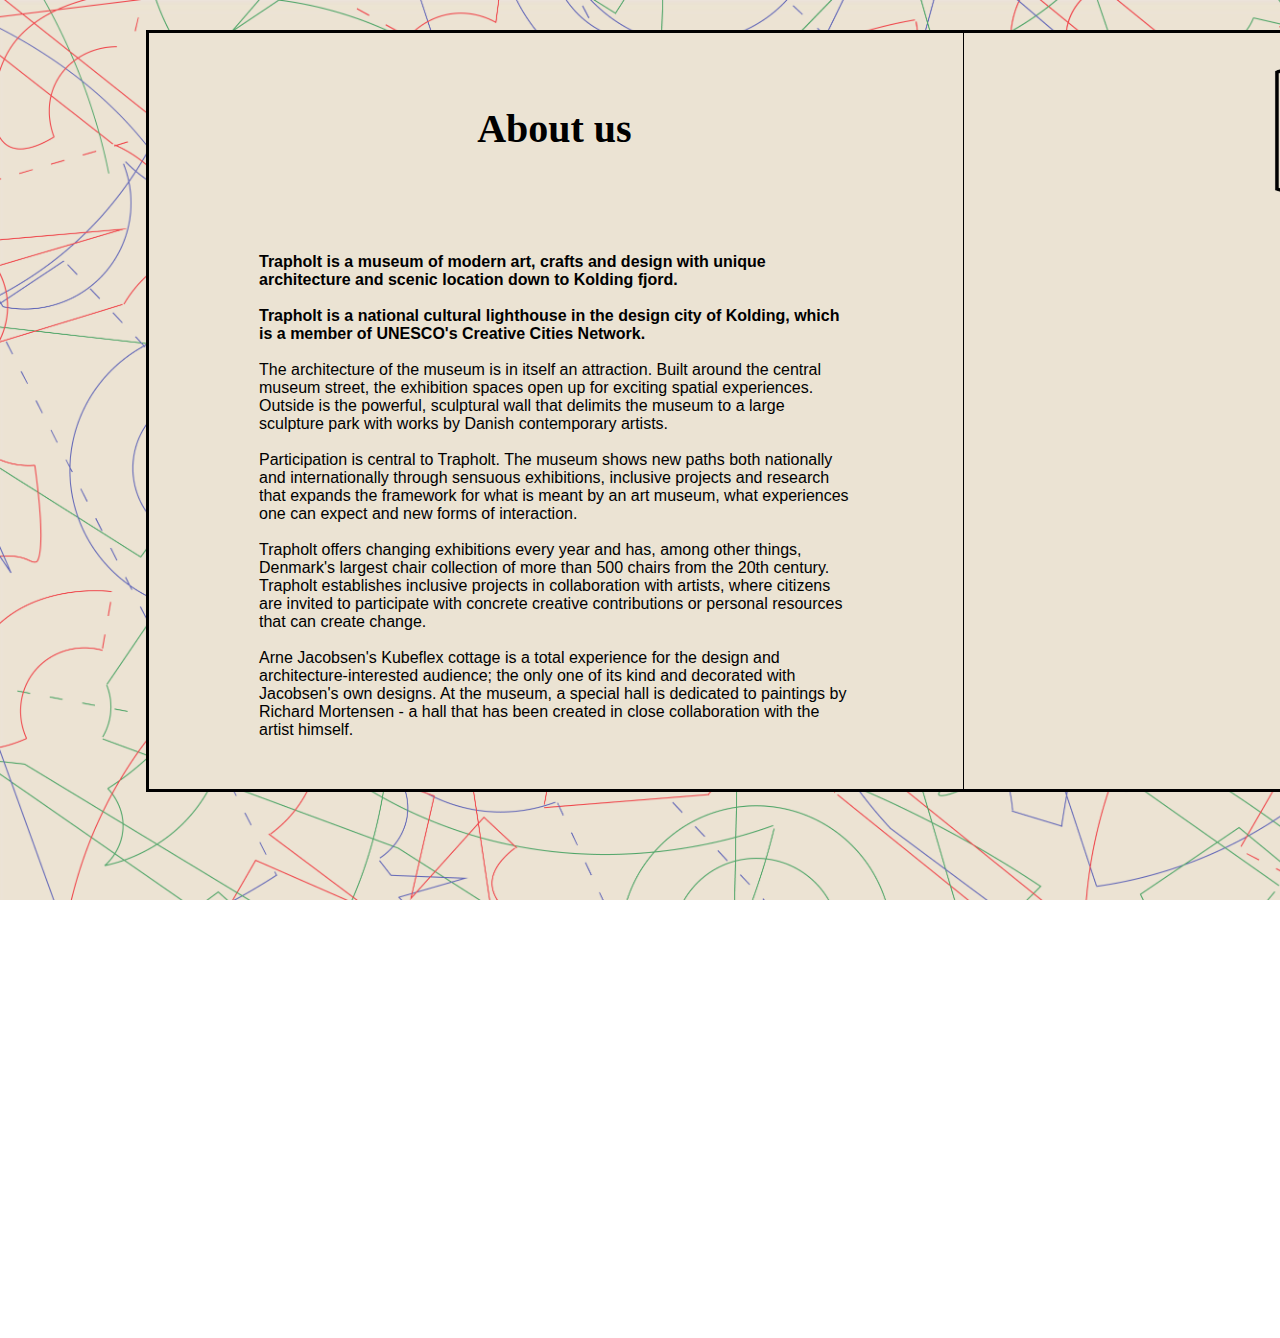
<file: html/about_us.html>
<!DOCTYPE html>
<html lang="en">
<head>
    <meta charset="UTF-8">
    <meta http-equiv="X-UA-Compatible" content="IE=edge">
    <meta name="viewport" content="width=device-width, initial-scale=1.0">
    <link rel="stylesheet" href="../style/style.css">
    <link rel="stylesheet" href="https://unpkg.com/swiper/swiper-bundle.min.css">    
    <link rel="stylesheet" href="https://maxcdn.bootstrapcdn.com/font-awesome/4.6.3/css/font-awesome.min.css" type="text/css">
    
    <link rel="icon" type="image/png" href="images/plan.png"/>
    <title>About Us</title>
</head>
<body>







    <main>
        <section>
            <div id="sixth-one">
                <div class=" sixth-one-all">
                <div class=" sixth-one-left">
                    <div class=" sixth-one-left-top" >
                        <h3>About us</h3>
                    </div>
                    <div class="sixth-one-left-bot" style="overflow:scroll; height:530px;">
                         <p><b> Trapholt is a museum of modern art, crafts and design with unique architecture and scenic location down to Kolding fjord.
                           <br><br> Trapholt is a national cultural lighthouse in the design city of Kolding, which is a member of UNESCO's Creative Cities Network.</b>
                            
                           <br><br> The architecture of the museum is in itself an attraction. Built around the central museum street, the exhibition spaces open up for 
                           exciting spatial experiences. Outside is the powerful, sculptural wall that delimits the museum to a large sculpture park with works by Danish 
                           contemporary artists.
                            
                           <br><br>        Participation is central to Trapholt. The museum shows new paths both nationally and internationally through sensuous exhibitions,
                            inclusive projects and research that expands the framework for what is meant by an art museum, what experiences one can expect and new forms of 
                            interaction.
                            
                          <br> <br>  Trapholt offers changing exhibitions every year and has, among other things, Denmark's largest chair collection of more than 500 chairs 
                          from the 20th century. Trapholt establishes inclusive projects in collaboration with artists, where citizens are invited to participate with concrete 
                          creative contributions or personal resources that can create change.
                            
                           <br><br>  Arne Jacobsen's Kubeflex cottage is a total experience for the design and architecture-interested audience; the only one of its kind 
                           and decorated with Jacobsen's own designs. At the museum, a special hall is dedicated to paintings by Richard Mortensen - a hall that has been 
                           created in close collaboration with the artist himself.
                            
                           <br><br> In Café Gustav Lind it is possible to enjoy the view of Kolding Fjord and in Trapholt Designbutik a wide selection of interior design 
                           from Danish and international brands is presented.
                            
                           <br><br> There is free parking right at the door for cars and buses. Trapholt is handicap friendly.
                            <br><br>On Saturday night, Trapholt won the European Museum Award 'The Artmuseum Award 2021'. Behind the award is The European Museum Academy
                             (EMA), which represents over 40 member countries.
                            <br><br>Trapholt - Museum of Modern Art and Design was presented with cultural life's new industry award on Monday evening. Karen Grøn, 
                            director of Trapholt, received the award and winner for the two citizen-involved art projects "LIGHTHOPE" and "Close to Trees", which 
                            ensured that Trapholt never closed under the corona.
                            The award was presented at the industry meeting: The Cultural Life of the Future, where a united Danish cultural life across cultural 
                            industries and art forms shared knowledge and exchanged ideas about new initiatives in cultural life during the corona crisis.
                        </p>
                    </div>
                </div>
            
            
                <div class=" sixth-one-right">
                    <div class=" sixth-one-right-top">
                        <div class="sixth-topnav">
                            <div class="sixth-dropdown disable_phone">
                              <a href="../index.html" ><img src="/images/logo1.png" height="150" width="205" alt=""></a>
                              <div class="sixth-dropdown-content">
                              </div>
                            </div> 
                        </div>
                    </div>
                    <div class=" sixth-one-right-bot">
                        <div class="sixth-one-right-bot-top">
                            <img src="../images/Artboard 1.png" height="250px" width="320px" alt="">
                            <img src="../images/Artboard 2.png" height="250px" width="320px"  alt="">
                        </div>
                        <div class="sixth-one-right-bot-bot disable">
                            <img src="../images/Artboard 2.png" height="250px" width="320px" alt="">
                            <img src="../images/Artboard 1.png" height="250px" width="320px"  alt="">
                        </div>
                    </div>
                </div>
            </div>
            </div>
        </section>
    </main>



    
</body>
</html>
</file>
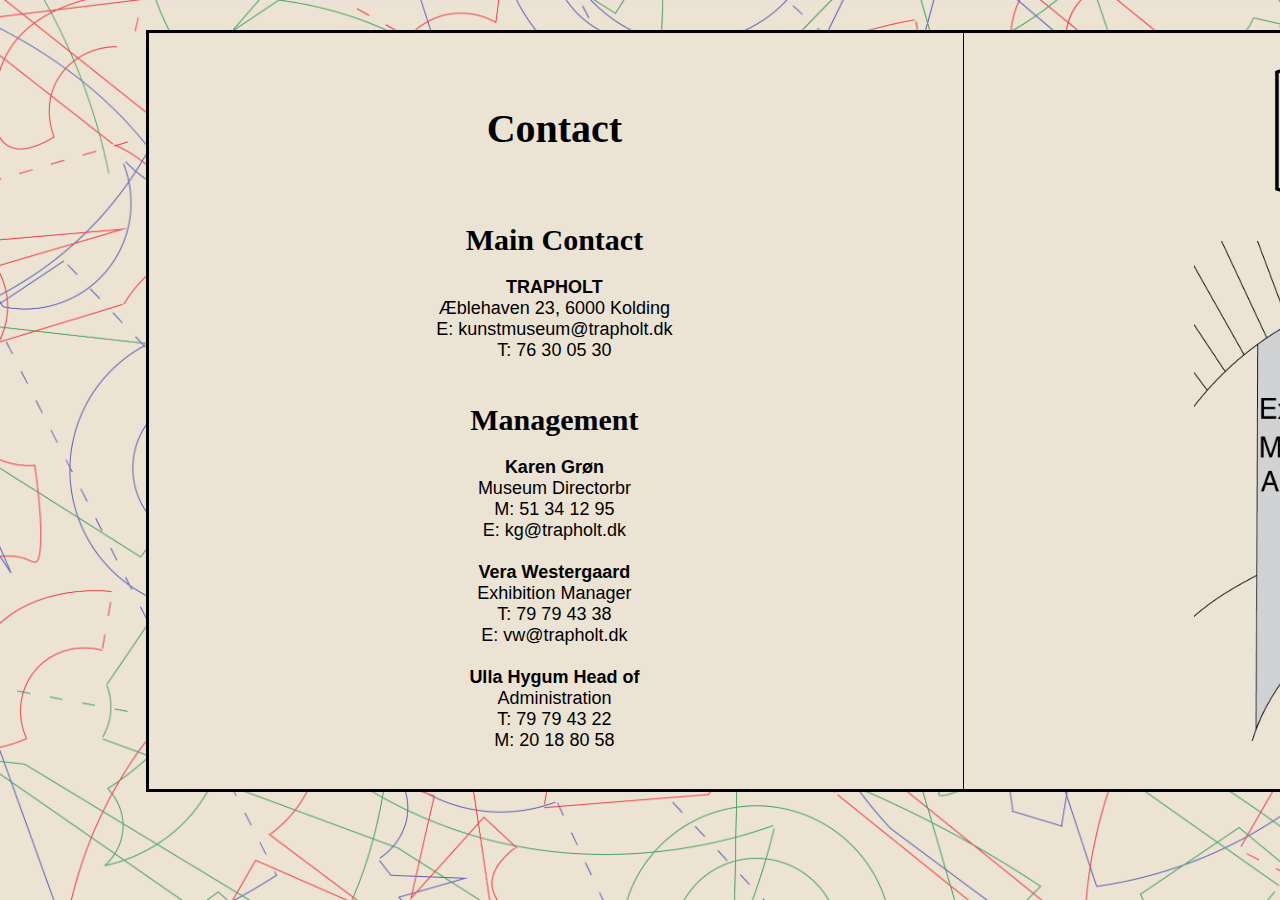
<file: html/contact.html>
<!DOCTYPE html>
<html lang="en">
<head>
    <meta charset="UTF-8">
    <meta http-equiv="X-UA-Compatible" content="IE=edge">
    <meta name="viewport" content="width=device-width, initial-scale=1.0">
    <link rel="stylesheet" href="../style/style.css">
    <link rel="stylesheet" href="https://unpkg.com/swiper/swiper-bundle.min.css">    
    <link rel="stylesheet" href="https://maxcdn.bootstrapcdn.com/font-awesome/4.6.3/css/font-awesome.min.css" type="text/css">
    <link rel="icon" type="image/png" href="images/plan.png"/>
    <title>Contact</title>
</head>
<body>







    <main>
        <section>
            <div id="seventh-one">
                <div class=" seventh-one-all">
                <div class=" seventh-one-left">
                    <div class=" seventh-one-left-top" >
                        <h3>Contact</h3>
                    </div>
                    <div class="seventh-one-left-bot" style="overflow:scroll; height:530px;">

                        <h4>Main Contact</h4>
                       <p>
                       <b> TRAPHOLT</b><br>
                        Æblehaven 23, 6000 Kolding<br>
                        E: kunstmuseum@trapholt.dk<br>
                        T: 76 30 05 30<br><br><br>
                       </p>

                        <h4>Management</h4>
                        <p>
                            <b> Karen Grøn</b><br>
                            Museum Directorbr<br>
                            M: 51 34 12 95<br>
                            E: kg@trapholt.dk<br><br>

                            <b>Vera Westergaard</b><br>
                            Exhibition Manager<br>
                            T: 79 79 43 38<br>
                            E: vw@trapholt.dk<br><br>

                            <b>Ulla Hygum Head of</b><br>
                            Administration<br>
                            T: 79 79 43 22<br>
                            M: 20 18 80 58<br>
                            E: ullhy@trapholt.dk<br><br>

                            <b>Steen Kjærulff Leth</b><br>
                            Operations Manager<br>
                            T: 30 70 42 63<br>
                            E: stlet@trapholt.dk<br><br><br>
                        </p>

                        <h4>Artistic</h4>
                        <p>
                            <b>Vera Westergaard</b><br>
                            Exhibition Manager<br>
                            T: 79 79 43 38<br>
                            E: vw@trapholt.dk<br><br>
                            
                            <b>Sara Staunsager</b><br>
                            Collection Inspector<br>
                            T: 79 79 43 21<br>
                            E: sarst@trapholt.dk<br><br>
                            
                            <b> Katrine Stenum Poulsen</b><br>
                            Museum Inspector<br>
                            T: 79 79 50 42<br>
                            E: katmo@trapholt.dk<br><br>
                            
                            <b> Anne Sofie Omme</b><br>
                            Curatorial assistant<br>
                            T: 79 79 12 61<br>
                            E: annom@trapholt.dk<br><br>
                        </p>
                        <h4>Design Store</h4>
                        <p>
                            T: 20 36 45 75 <br><br>

                               <b> Anja Mølgaard Hansen</b><br>
                                Store Manager<br>
                                T: 20 36 45 75<br>
                                E: amh@trapholt.dk<br><br>

                                <b>Sofia Henrysdóttir</b><br>
                                Sales Assistant<br><br>

                                <b>Anett Vissing Marquass</b><br>
                                Sales Assistant<br><br>

                                <b>Bonnie Skøtt</b><br>
                                Store Assistant<br><br>

                                <b> Caroline Højbjerg Jensen</b><br>
                                Sales student<br><br>
                        </p>
                        <h4>Café Gustav Lind</h4>
                            <p>
                                T: 73702522 <br>
                                E: trapholt@volkerts.dk<br>
                            </p>
                       
                    </div>
                </div>
            
            
                <div class=" seventh-one-right">
                    <div class=" seventh-one-right-top disable_phone">
                        <div class="seventh-topnav">
                            <div class="seventh-dropdown">
                              <a href="../index.html" ><img src="/images/logo1.png" height="150" width="205" alt=""></a>
                              <div class="seventh-dropdown-content">
                              </div>
                            </div> 
                        </div>
                    </div>
                    <div class=" seventh-one-right-bot">
                        <img src="../images/Artboard 4.png" height="500px" width="350px" alt="">
                    </div>
                </div>
            </div>
            </div>
        </section>
    </main>



    
</body>
</html>
</file>
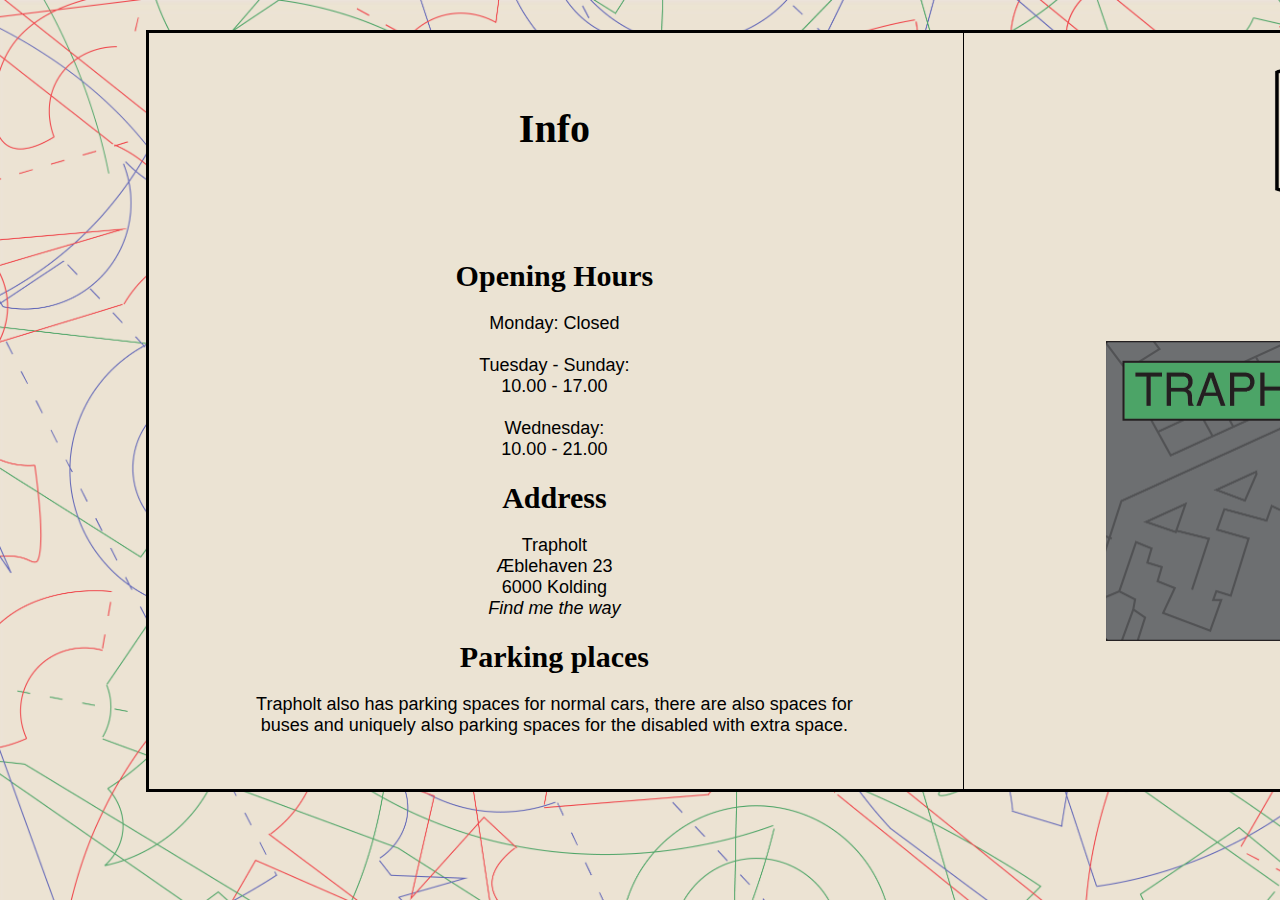
<file: html/info.html>
<!DOCTYPE html>
<html lang="en">
<head>
    <meta charset="UTF-8">
    <meta http-equiv="X-UA-Compatible" content="IE=edge">
    <meta name="viewport" content="width=device-width, initial-scale=1.0">
    <link rel="stylesheet" href="../style/style.css">
    <link rel="stylesheet" href="https://unpkg.com/swiper/swiper-bundle.min.css">    
    <link rel="stylesheet" href="https://maxcdn.bootstrapcdn.com/font-awesome/4.6.3/css/font-awesome.min.css" type="text/css">
    <link rel="icon" type="image/png" href="images/plan.png"/>
    <title>Info</title>
</head>
<body>







    <main>
        <section>
            <div id="seventh-one">
                <div class=" seventh-one-all">
                <div class=" seventh-one-left">
                    <div class=" seventh-one-left-top" >
                        <h3>Info</h3>
                    </div>
                    <div class="seventh-one-left-bot" style="overflow:scroll; height:530px;">
                        <br><br>
                        <h4>Opening Hours</h4>
                        <p>
                            Monday: Closed<br><br>
                            Tuesday - Sunday:<br>
                            10.00 - 17.00<br><br>
                            Wednesday:<br>
                            10.00 - 21.00<br><br>
                       </p>
                      <h4> Address</h4>
                    <p>
                        Trapholt <br>
                        Æblehaven 23<br>
                        6000 Kolding<br>
                        <a href="https://goog.gl.maps/iSkLgLM67hG2"> <i><u> Find me the way</u></i></a>
                        <br><br>
                    </p>

                    <h4> Parking places</h4>
                    <p>
                        Trapholt also has parking spaces for normal cars, there are also spaces for buses 
                        and uniquely also parking spaces for the disabled with extra space.  <br><br>
                        Normal places - 100 parking places<br>
                        Available 30 places<br><br>
                        Buses - 5 parking places<br>
                        Available 3 places<br><br>
                        Invalid Places - 10 parking places<br>
                        Available 7 places<br><br>
                    </p>
                       
                    </div>
                </div>
            
            
                <div class=" seventh-one-right">
                    <div class=" seventh-one-right-top disable_phone">
                        <div class="seventh-topnav">
                            <div class="seventh-dropdown">
                              <a href="../index.html" ><img src="/images/logo1.png" height="150" width="205" alt=""></a>
                              <div class="seventh-dropdown-content">
                              </div>
                            </div> 
                        </div>
                    </div>
                    <div class=" seventh-one-right-bot">
                        <img src="../images/Artboard 3.png" height="300px" width="525px" alt="">
                    </div>
                </div>
            </div>
            </div>
        </section>
    </main>



    
</body>
</html>
</file>
<file: style/style.css>
@charset "UTF-8";
@import url(//db.onlinewebfonts.com/c/5ab6daa0d6e9671e90d8c160581dccc7?family=Coves);
* {
  margin: 0;
  padding: 0;
  text-decoration: none;
  color: black;
  font-family: 'Helvetica', 'Arial', sans-serif;
  scroll-behavior: smooth;
}

html {
  max-width: 100%;
  overflow-x: hidden;
}

body {
  max-width: 100%;
  overflow-x: hidden;
  background-image: url("/images/bg.png");
  background-size: 1920px 1080px;
  background-repeat: no-repeat;
  background-attachment: fixed;
}

header {
  margin-top: 50px;
}

.topnav a {
  float: left;
  display: block;
  color: #f2f2f2;
  text-align: center;
  padding: 14px 16px;
  text-decoration: none;
  font-size: 17px;
}

.able {
  margin-top: -3px;
}

.dropdown {
  overflow: hidden;
  width: 400px;
  margin-left: 1400px;
  margin-bottom: -240px;
}

.dropdown .dropbtn {
  font-size: 17px;
  border: none;
  outline: none;
  color: white;
  padding: 14px 16px;
  background-color: inherit;
  font-family: inherit;
  margin: 0;
  margin-top: 90px;
}

.dropdown :hover .disable {
  display: block;
}

.dropdown :hover .able {
  display: none;
}

.dropdown-content {
  display: none;
  position: absolute;
  left: 1469px;
  background-color: #EBE3D3;
  border: 1px solid black;
  min-width: 150px;
  -webkit-box-shadow: 0px 8px 16px 0px rgba(0, 0, 0, 0.2);
          box-shadow: 0px 8px 16px 0px rgba(0, 0, 0, 0.2);
  z-index: 1;
  float: right;
  margin-top: -15px;
}

.dropdown-content a {
  float: none;
  color: black;
  padding: 12px 16px;
  text-decoration: none;
  display: block;
  text-align: center;
  border: 1px solid black;
}

.dropdown-content a:hover {
  background-color: #f1f1f1;
}

.dropdown:hover .dropdown-content {
  display: block;
}

/* //swiper style */
.swiper {
  width: 100%;
  height: 100%;
  
  background: #ebe3d3;
}

.swiper-slide {
  text-align: center;
  font-size: 18px;

  /* Center slide text vertically */
  display: -webkit-box;
  display: -ms-flexbox;
  display: -webkit-flex;
  display: flex;
  -webkit-box-pack: center;
  -ms-flex-pack: center;
  -webkit-justify-content: center;
  justify-content: center;
  -webkit-box-align: center;
  -ms-flex-align: center;
  -webkit-align-items: center;
  align-items: center;
}

.swiper-slide img {
  display: block;
  width: 100%;
  height: 100%;
  object-fit: cover;
}

/* style for different things in the third section */
#third h3 {
  font-size: 60px;
  font-family: "Coves";
}

#third h4 {
  font-size: 25px;
  padding-left: 50px;
  font-family: "Coves";
}

.floorplan {
  height: 350px;
  width: 581px;
  -webkit-box-pack: center;
      -ms-flex-pack: center;
          justify-content: center;
  margin-top: 25px;
}

#third p {
  margin: 0px 50px 0px 50px;
}

/* //first section, where is architectur picture of TRAPHOLT */
#first {
  width: 100%;
  height: 1080px;
}

.first-all {
  display: -webkit-box;
  display: -ms-flexbox;
  display: flex;
  -webkit-box-align: center;
      -ms-flex-align: center;
          align-items: center;
  -webkit-box-pack: center;
      -ms-flex-pack: center;
          justify-content: center;
  margin-top: -290px;
}

.first-all img {
  width: 1610px;
  height: 900px;
  z-index: -1;
}

/* //second section is for all buttons for link to different parts of exhibitions */
#second {
  width: 1658px;
  height: 500px;
  margin-left: 146px;
}

.second-all {
  display: -webkit-box;
  display: -ms-flexbox;
  display: flex;
  -webkit-box-align: center;
      -ms-flex-align: center;
          align-items: center;
  -webkit-box-pack: center;
      -ms-flex-pack: center;
          justify-content: center;
  margin-top: 100px;
  padding: 50px 0 50px 0;
  margin-left: -30px;
  background-color: #ede3d3;
}

/* //second-one is for the first three buttons */
.second-one {
  display: -webkit-box;
  display: -ms-flexbox;
  display: flex;
  -ms-flex-wrap: wrap;
      flex-wrap: wrap;
  -webkit-box-pack: center;
      -ms-flex-pack: center;
          justify-content: center;
  width: 407px;
  height: 600px;
}

.second-one-top img, .second-one-mid img {
  display: -webkit-box;
  display: -ms-flexbox;
  display: flex;
  -webkit-box-pack: center;
      -ms-flex-pack: center;
          justify-content: center;
  -ms-flex-line-pack: center;
      align-content: center;
  margin-left: 24%;
}

.second-one-top span, .second-one-mid span {
  font-size: 25px;
  display: -webkit-box;
  display: -ms-flexbox;
  display: flex;
  -webkit-box-pack: center;
      -ms-flex-pack: center;
          justify-content: center;
  text-align: center;
  margin-top: -8px;
  margin-bottom: 45px;
  width: 407px;
}

.second-one-bot img {
  display: -webkit-box;
  display: -ms-flexbox;
  display: flex;
  -webkit-box-pack: center;
      -ms-flex-pack: center;
          justify-content: center;
  -ms-flex-line-pack: center;
      align-content: center;
}

.second-one-bot span {
  font-size: 25px;
  display: -webkit-box;
  display: -ms-flexbox;
  display: flex;
  -webkit-box-pack: center;
      -ms-flex-pack: center;
          justify-content: center;
  text-align: center;
  margin-top: -8px;
  margin-bottom: 45px;
}

.second-one img {
  width: 210px;
  height: 105px;
}

/* //second-two is for the second three buttons */
.second-two {
  display: -webkit-box;
  display: -ms-flexbox;
  display: flex;
  -ms-flex-wrap: wrap;
      flex-wrap: wrap;
  -webkit-box-pack: center;
      -ms-flex-pack: center;
          justify-content: center;
  width: 407px;
  height: 600px;
}

.second-two-top img, .second-two-mid img {
  display: -webkit-box;
  display: -ms-flexbox;
  display: flex;
  -webkit-box-pack: center;
      -ms-flex-pack: center;
          justify-content: center;
  -ms-flex-line-pack: center;
      align-content: center;
  margin-left: 24%;
}

.second-two-top span, .second-two-mid span {
  font-size: 25px;
  display: -webkit-box;
  display: -ms-flexbox;
  display: flex;
  -webkit-box-pack: center;
      -ms-flex-pack: center;
          justify-content: center;
  text-align: center;
  margin-top: -8px;
  margin-bottom: 45px;
  width: 407px;
}

.second-two-bot img {
  display: -webkit-box;
  display: -ms-flexbox;
  display: flex;
  -webkit-box-pack: center;
      -ms-flex-pack: center;
          justify-content: center;
  -ms-flex-line-pack: center;
      align-content: center;
}

.second-two-bot span {
  font-size: 25px;
  display: -webkit-box;
  display: -ms-flexbox;
  display: flex;
  -webkit-box-pack: center;
      -ms-flex-pack: center;
          justify-content: center;
  text-align: center;
  margin-top: -8px;
  margin-bottom: 45px;
}

.second-two img {
  width: 210px;
  height: 105px;
}

/*second-three is for the third three buttons*/
.second-three {
  display: -webkit-box;
  display: -ms-flexbox;
  display: flex;
  -ms-flex-wrap: wrap;
      flex-wrap: wrap;
  -webkit-box-pack: center;
      -ms-flex-pack: center;
          justify-content: center;
  width: 407px;
  height: 600px;
}

.second-three-top img, .second-three-mid img {
  display: -webkit-box;
  display: -ms-flexbox;
  display: flex;
  -webkit-box-pack: center;
      -ms-flex-pack: center;
          justify-content: center;
  -ms-flex-line-pack: center;
      align-content: center;
  margin-left: 24%;
}

.second-three-top span, .second-three-mid span {
  font-size: 25px;
  display: -webkit-box;
  display: -ms-flexbox;
  display: flex;
  -webkit-box-pack: center;
      -ms-flex-pack: center;
          justify-content: center;
  text-align: center;
  margin-top: -8px;
  margin-bottom: 45px;
  width: 407px;
}

.second-three-bot img {
  display: -webkit-box;
  display: -ms-flexbox;
  display: flex;
  -webkit-box-pack: center;
      -ms-flex-pack: center;
          justify-content: center;
  -ms-flex-line-pack: center;
      align-content: center;
  margin-left: 3%;
}

.second-three-bot span {
  font-size: 25px;
  display: -webkit-box;
  display: -ms-flexbox;
  display: flex;
  -webkit-box-pack: center;
      -ms-flex-pack: center;
          justify-content: center;
  text-align: center;
  margin-top: -8px;
  margin-bottom: 45px;
}

.second-three img {
  width: 210px;
  height: 105px;
}

/* //second-four is for the fourth three buttons */
.second-four {
  display: -webkit-box;
  display: -ms-flexbox;
  display: flex;
  -ms-flex-wrap: wrap;
      flex-wrap: wrap;
  -webkit-box-pack: center;
      -ms-flex-pack: center;
          justify-content: center;
  width: 407px;
  height: 600px;
}

.second-four-top img, .second-four-mid img {
  display: -webkit-box;
  display: -ms-flexbox;
  display: flex;
  -webkit-box-pack: center;
      -ms-flex-pack: center;
          justify-content: center;
  -ms-flex-line-pack: center;
      align-content: center;
  margin-left: 24%;
}

.second-four-top span, .second-four-mid span {
  font-size: 25px;
  display: -webkit-box;
  display: -ms-flexbox;
  display: flex;
  -webkit-box-pack: center;
      -ms-flex-pack: center;
          justify-content: center;
  text-align: center;
  margin-top: -8px;
  margin-bottom: 45px;
  width: 407px;
}

.second-four-bot img {
  display: -webkit-box;
  display: -ms-flexbox;
  display: flex;
  -webkit-box-pack: center;
      -ms-flex-pack: center;
          justify-content: center;
  -ms-flex-line-pack: center;
      align-content: center;
  margin-left: 3%;
}

.second-four-bot span {
  font-size: 25px;
  display: -webkit-box;
  display: -ms-flexbox;
  display: flex;
  -webkit-box-pack: center;
      -ms-flex-pack: center;
          justify-content: center;
  text-align: center;
  margin-top: -8px;
  margin-bottom: 45px;
}

.second-four img {
  width: 210px;
  height: 105px;
}

/*third section is for different types of "rooms/exhibitions"*/
#third {
  display: -webkit-box;
  display: -ms-flexbox;
  display: flex;
  -webkit-box-align: center;
      -ms-flex-align: center;
          align-items: center;
  -webkit-box-pack: center;
      -ms-flex-pack: center;
          justify-content: center;
  width: 100%;
  height: auto;
  margin-left: 8px;
}

/* smooth slider points in different exhibitions */
#slide-one, #slide-two, #slide-three, #slide-four, #slide-five, #slide-six, #slide-seven, #slide-eight, #slide-nine, #slide-ten, #slide-eleven, #slide-twelve {
  height: 50px;
  width: 100%;
  margin-top: 200px;
}

/* //third-one is the first part in the architecture picture  */
/* ˇfirst exhibition */
#third-one {
  width: 1678px;
  height: 756px;
  margin-top: 30px;
  background-color: #ebe3D3;
}

#third-one-all {
  width: 1628px;
  height: 760px;
  margin-top: 100px;
}

.third-one-top {
  display: -webkit-box;
  display: -ms-flexbox;
  display: flex;
}

.third-one-top-left {
  display: -webkit-box;
  display: -ms-flexbox;
  display: flex;
  -webkit-box-pack: center;
      -ms-flex-pack: center;
          justify-content: center;
  -webkit-box-align: center;
      -ms-flex-align: center;
          align-items: center;
  height: 150px;
  margin-left: 130px;
  width: 35%;
}

.third-one-top-right {
  height: 378px;
  width: 40%;
  display: -webkit-box;
  display: -ms-flexbox;
  display: flex;
  -webkit-box-pack: center;
      -ms-flex-pack: center;
          justify-content: center;
  margin-left: 150px;
}

.third-one-bot {
  display: -webkit-box;
  display: -ms-flexbox;
  display: flex;
}

.third-one-bot-left {
  height: 556px;
  margin-top: -236px;
  width: 35%;
  margin-left: 130px;
  border: solid 3px black;
  background-color: #ebe3d3;
}

.third-one-bot-left p {
  width: 80%;
  margin: 0px 50px 0px 50px;
}

.third-one-bot-right {
  height: 320px;
  width: 40%;
  margin-left: 150px;
}

/* second exhibition */
#third-two {
  width: 1678px;
  height: 756px;
  margin-top: 30px;
  background-color: #ebe3D3;
}

#third-two-all {
  width: 1628px;
  height: 760px;
  margin-top: 100px;
}

.third-two-top {
  display: -webkit-box;
  display: -ms-flexbox;
  display: flex;
}

.third-two-top-left {
  display: -webkit-box;
  display: -ms-flexbox;
  display: flex;
  -webkit-box-pack: center;
      -ms-flex-pack: center;
          justify-content: center;
  -webkit-box-align: center;
      -ms-flex-align: center;
          align-items: center;
  height: 150px;
  margin-left: 80px;
  width: 35%;
}

.third-two-top-right {
  height: 378px;
  width: 40%;
  display: -webkit-box;
  display: -ms-flexbox;
  display: flex;
  -webkit-box-pack: center;
      -ms-flex-pack: center;
          justify-content: center;
  margin-left: 210px;
}

.third-two-bot {
  display: -webkit-box;
  display: -ms-flexbox;
  display: flex;
}

.third-two-bot-left {
  height: 556px;
  margin-top: -236px;
  width: 35%;
  margin-left: 130px;
  border: solid 3px black;
  background-color: #ebe3d3;
}

.third-two-bot-left p {
  width: 80%;
  margin: 0px 50px 0px 50px;
}

.third-two-bot-right {
  height: 320px;
  width: 40%;
  margin-left: 150px;
}

/* third exhibition */
#third-three {
  width: 1678px;
  height: 756px;
  margin-top: 30px;
  background-color: #ebe3D3;
}

#third-three-all {
  width: 1628px;
  height: 760px;
  margin-top: 100px;
}

.third-three-top {
  display: -webkit-box;
  display: -ms-flexbox;
  display: flex;
}

.third-three-top-left {
  display: -webkit-box;
  display: -ms-flexbox;
  display: flex;
  -webkit-box-pack: center;
      -ms-flex-pack: center;
          justify-content: center;
  -webkit-box-align: center;
      -ms-flex-align: center;
          align-items: center;
  height: 150px;
  margin-left: 80px;
  width: 35%;
}

.disable {
  display: none;
}

.third-three-top-right {
  height: 378px;
  width: 40%;
  display: -webkit-box;
  display: -ms-flexbox;
  display: flex;
  -webkit-box-pack: center;
      -ms-flex-pack: center;
          justify-content: center;
  margin-left: 210px;
}

.third-three-bot {
  display: -webkit-box;
  display: -ms-flexbox;
  display: flex;
}

.third-three-bot-left {
  height: 556px;
  margin-top: -236px;
  width: 35%;
  margin-left: 130px;
  border: solid 3px black;
  background-color: #ebe3d3;
}

.third-three-bot-left p {
  width: 80%;
  margin: 0px 50px 0px 50px;
}

.third-three-bot-right {
  height: 320px;
  width: 40%;
  margin-left: 150px;
}

/* fourth exhibition */
#third-four {
  width: 1678px;
  height: 756px;
  margin-top: 30px;
  background-color: #ebe3D3;
}

#third-four-all {
  width: 1628px;
  height: 760px;
  margin-top: 100px;
}

.third-four-top {
  display: -webkit-box;
  display: -ms-flexbox;
  display: flex;
}

.third-four-top-left {
  display: -webkit-box;
  display: -ms-flexbox;
  display: flex;
  -webkit-box-pack: center;
      -ms-flex-pack: center;
          justify-content: center;
  -webkit-box-align: center;
      -ms-flex-align: center;
          align-items: center;
  height: 150px;
  margin-left: 110px;
  width: 35%;
}

.third-four-top-right {
  height: 378px;
  width: 40%;
  display: -webkit-box;
  display: -ms-flexbox;
  display: flex;
  -webkit-box-pack: center;
      -ms-flex-pack: center;
          justify-content: center;
  margin-left: 180px;
}

.third-four-bot {
  display: -webkit-box;
  display: -ms-flexbox;
  display: flex;
}

.third-four-bot-left {
  height: 556px;
  margin-top: -236px;
  width: 35%;
  margin-left: 130px;
  border: solid 3px black;
  background-color: #ebe3d3;
}

.third-four-bot-left p {
  width: 80%;
  margin: 0px 50px 0px 50px;
}

.third-four-bot-right {
  height: 320px;
  width: 40%;
  margin-left: 150px;
}

/* fifth exhibition */
#third-five {
  width: 1678px;
  height: 756px;
  margin-top: 30px;
  background-color: #ebe3D3;
}

#third-five-all {
  width: 1628px;
  height: 760px;
  margin-top: 100px;
}

.third-five-top {
  display: -webkit-box;
  display: -ms-flexbox;
  display: flex;
}

.third-five-top-left {
  display: -webkit-box;
  display: -ms-flexbox;
  display: flex;
  -webkit-box-pack: center;
      -ms-flex-pack: center;
          justify-content: center;
  -webkit-box-align: center;
      -ms-flex-align: center;
          align-items: center;
  height: 150px;
  margin-left: 110px;
  width: 35%;
}

.third-five-top-right {
  height: 378px;
  width: 40%;
  display: -webkit-box;
  display: -ms-flexbox;
  display: flex;
  -webkit-box-pack: center;
      -ms-flex-pack: center;
          justify-content: center;
  margin-left: 170px;
}

.third-five-bot {
  display: -webkit-box;
  display: -ms-flexbox;
  display: flex;
}

.third-five-bot-left {
  height: 556px;
  margin-top: -236px;
  width: 35%;
  margin-left: 130px;
  border: solid 3px black;
  background-color: #ebe3d3;
}

.third-five-bot-left p {
  width: 80%;
  margin: 0px 50px 0px 50px;
}

.third-five-bot-right {
  height: 320px;
  width: 40%;
  margin-left: 150px;
}

/* sixth exhibition */
#third-six {
  width: 1678px;
  height: 756px;
  margin-top: 30px;
  background-color: #ebe3D3;
}

#third-six-all {
  width: 1628px;
  height: 760px;
  margin-top: 100px;
}

.third-six-top {
  display: -webkit-box;
  display: -ms-flexbox;
  display: flex;
}

.third-six-top-left {
  display: -webkit-box;
  display: -ms-flexbox;
  display: flex;
  -webkit-box-pack: center;
      -ms-flex-pack: center;
          justify-content: center;
  -webkit-box-align: center;
      -ms-flex-align: center;
          align-items: center;
  height: 150px;
  margin-left: 110px;
  width: 35%;
}

.third-six-top-right {
  height: 378px;
  width: 40%;
  display: -webkit-box;
  display: -ms-flexbox;
  display: flex;
  -webkit-box-pack: center;
      -ms-flex-pack: center;
          justify-content: center;
  margin-left: 170px;
}

.third-six-bot {
  display: -webkit-box;
  display: -ms-flexbox;
  display: flex;
}

.third-six-bot-left {
  height: 556px;
  margin-top: -236px;
  width: 35%;
  margin-left: 130px;
  border: solid 3px black;
  background-color: #ebe3d3;
}

.third-six-bot-left p {
  width: 80%;
  margin: 0px 50px 0px 50px;
}

.third-six-bot-right {
  height: 320px;
  width: 40%;
  margin-left: 150px;
}

/* seventh exhibition */
#third-seven {
  width: 1678px;
  height: 756px;
  margin-top: 30px;
  background-color: #ebe3D3;
}

#third-seven-all {
  width: 1628px;
  height: 760px;
  margin-top: 100px;
}

.third-seven-top {
  display: -webkit-box;
  display: -ms-flexbox;
  display: flex;
}

.third-seven-top-left {
  display: -webkit-box;
  display: -ms-flexbox;
  display: flex;
  -webkit-box-pack: center;
      -ms-flex-pack: center;
          justify-content: center;
  -webkit-box-align: center;
      -ms-flex-align: center;
          align-items: center;
  height: 150px;
  margin-left: 110px;
  width: 35%;
}

.third-seven-top-right {
  height: 378px;
  width: 40%;
  display: -webkit-box;
  display: -ms-flexbox;
  display: flex;
  -webkit-box-pack: center;
      -ms-flex-pack: center;
          justify-content: center;
  margin-left: 170px;
}

.third-seven-bot {
  display: -webkit-box;
  display: -ms-flexbox;
  display: flex;
}

.third-seven-bot-left {
  height: 556px;
  margin-top: -236px;
  width: 35%;
  margin-left: 130px;
  border: solid 3px black;
  background-color: #ebe3d3;
}

.third-seven-bot-left p {
  width: 80%;
  margin: 0px 50px 0px 50px;
}

.third-seven-bot-right {
  height: 320px;
  width: 40%;
  margin-left: 150px;
}

/* eighth exhibition */
#third-eight {
  width: 1678px;
  height: 756px;
  margin-top: 30px;
  background-color: #ebe3D3;
}

#third-eight-all {
  width: 1628px;
  height: 760px;
  margin-top: 100px;
}

.third-eight-top {
  display: -webkit-box;
  display: -ms-flexbox;
  display: flex;
}

.third-eight-top-left {
  display: -webkit-box;
  display: -ms-flexbox;
  display: flex;
  -webkit-box-pack: center;
      -ms-flex-pack: center;
          justify-content: center;
  -webkit-box-align: center;
      -ms-flex-align: center;
          align-items: center;
  height: 150px;
  margin-left: 110px;
  width: 35%;
}

.third-eight-top-right {
  height: 378px;
  width: 40%;
  display: -webkit-box;
  display: -ms-flexbox;
  display: flex;
  -webkit-box-pack: center;
      -ms-flex-pack: center;
          justify-content: center;
  margin-left: 170px;
}

.third-eight-bot {
  display: -webkit-box;
  display: -ms-flexbox;
  display: flex;
}

.third-eight-bot-left {
  height: 556px;
  margin-top: -236px;
  width: 35%;
  margin-left: 130px;
  border: solid 3px black;
  background-color: #ebe3d3;
}

.third-eight-bot-left p {
  width: 80%;
  margin: 0px 50px 0px 50px;
}

.third-eight-bot-right {
  height: 320px;
  width: 40%;
  margin-left: 150px;
}

/* ninth exhibition */
#third-nine {
  width: 1678px;
  height: 756px;
  margin-top: 30px;
  background-color: #ebe3D3;
}

#third-nine-all {
  width: 1628px;
  height: 760px;
  margin-top: 100px;
}

.third-nine-top {
  display: -webkit-box;
  display: -ms-flexbox;
  display: flex;
}

.third-nine-top-left {
  display: -webkit-box;
  display: -ms-flexbox;
  display: flex;
  -webkit-box-pack: center;
      -ms-flex-pack: center;
          justify-content: center;
  -webkit-box-align: center;
      -ms-flex-align: center;
          align-items: center;
  height: 150px;
  margin-left: 110px;
  width: 35%;
}

.third-nine-top-right {
  height: 378px;
  width: 40%;
  display: -webkit-box;
  display: -ms-flexbox;
  display: flex;
  -webkit-box-pack: center;
      -ms-flex-pack: center;
          justify-content: center;
  margin-left: 170px;
}

.third-nine-bot {
  display: -webkit-box;
  display: -ms-flexbox;
  display: flex;
}

.third-nine-bot-left {
  height: 556px;
  margin-top: -236px;
  width: 35%;
  margin-left: 130px;
  border: solid 3px black;
  background-color: #ebe3d3;
}

.third-nine-bot-left p {
  width: 80%;
  margin: 0px 50px 0px 50px;
}

.third-nine-bot-right {
  height: 320px;
  width: 40%;
  margin-left: 150px;
}

/* tenth exhibition */
#third-ten {
  width: 1678px;
  height: 756px;
  margin-top: 30px;
  background-color: #ebe3D3;
}

#third-ten-all {
  width: 1628px;
  height: 760px;
  margin-top: 100px;
}

.third-ten-top {
  display: -webkit-box;
  display: -ms-flexbox;
  display: flex;
}

.third-ten-top-left {
  display: -webkit-box;
  display: -ms-flexbox;
  display: flex;
  -webkit-box-pack: center;
      -ms-flex-pack: center;
          justify-content: center;
  -webkit-box-align: center;
      -ms-flex-align: center;
          align-items: center;
  height: 150px;
  margin-left: 110px;
  width: 35%;
}

.third-ten-top-right {
  height: 378px;
  width: 40%;
  display: -webkit-box;
  display: -ms-flexbox;
  display: flex;
  -webkit-box-pack: center;
      -ms-flex-pack: center;
          justify-content: center;
  margin-left: 170px;
}

.third-ten-bot {
  display: -webkit-box;
  display: -ms-flexbox;
  display: flex;
}

.third-ten-bot-left {
  height: 556px;
  margin-top: -236px;
  width: 35%;
  margin-left: 130px;
  border: solid 3px black;
  background-color: #ebe3d3;
}

.third-ten-bot-left p {
  width: 80%;
  margin: 0px 50px 0px 50px;
}

.third-ten-bot-right {
  height: 320px;
  width: 40%;
  margin-left: 150px;
}

/* eleventh exhibition */
#third-eleven {
  width: 1678px;
  height: 756px;
  margin-top: 30px;
  background-color: #ebe3D3;
}

#third-eleven-all {
  width: 1628px;
  height: 760px;
  margin-top: 100px;
}

.third-eleven-top {
  display: -webkit-box;
  display: -ms-flexbox;
  display: flex;
}

.third-eleven-top-left {
  display: -webkit-box;
  display: -ms-flexbox;
  display: flex;
  -webkit-box-pack: center;
      -ms-flex-pack: center;
          justify-content: center;
  -webkit-box-align: center;
      -ms-flex-align: center;
          align-items: center;
  height: 150px;
  margin-left: 110px;
  width: 35%;
}

.third-eleven-top-right {
  height: 378px;
  width: 40%;
  display: -webkit-box;
  display: -ms-flexbox;
  display: flex;
  -webkit-box-pack: center;
      -ms-flex-pack: center;
          justify-content: center;
  margin-left: 170px;
}

.third-eleven-bot {
  display: -webkit-box;
  display: -ms-flexbox;
  display: flex;
}

.third-eleven-bot-left {
  height: 556px;
  margin-top: -236px;
  width: 35%;
  margin-left: 130px;
  border: solid 3px black;
  background-color: #ebe3d3;
}

.third-eleven-bot-left p {
  width: 80%;
  margin: 0px 50px 0px 50px;
}

.third-eleven-bot-right {
  height: 320px;
  width: 40%;
  margin-left: 150px;
}

/* twelfth exhibition */
#third-twelve {
  width: 1678px;
  height: 756px;
  margin-top: 30px;
  background-color: #ebe3D3;
  border: solid black 3px;
}

#third-twelve-all {
  width: 1628px;
  height: 760px;
  margin-top: 100px;
}

.third-twelve-top {
  display: -webkit-box;
  display: -ms-flexbox;
  display: flex;
}

.third-twelve-top-left {
  display: -webkit-box;
  display: -ms-flexbox;
  display: flex;
  -webkit-box-pack: center;
      -ms-flex-pack: center;
          justify-content: center;
  -webkit-box-align: center;
      -ms-flex-align: center;
          align-items: center;
  height: 150px;
  margin-left: 110px;
  width: 35%;
}

.third-twelve-top-right {
  height: 378px;
  width: 40%;
  display: -webkit-box;
  display: -ms-flexbox;
  display: flex;
  -webkit-box-pack: center;
      -ms-flex-pack: center;
          justify-content: center;
  margin-left: 170px;
}

.third-twelve-bot {
  display: -webkit-box;
  display: -ms-flexbox;
  display: flex;
}

.third-twelve-bot-left {
  height: 556px;
  margin-top: -236px;
  width: 35%;
  margin-left: 130px;
  border: solid 3px black;
  background-color: #ebe3d3;
}

.third-twelve-bot-left p {
  width: 80%;
  margin: 0px 50px 0px 50px;
}

.third-twelve-bot-right {
  height: 320px;
  width: 40%;
  margin-left: 150px;
}

#fourth {
  display: -webkit-box;
  display: -ms-flexbox;
  display: flex;
  -webkit-box-pack: center;
      -ms-flex-pack: center;
          justify-content: center;
  -webkit-box-align: center;
      -ms-flex-align: center;
          align-items: center;
}

#fourth iframe {
  margin-bottom: -250px;
}

#fifth {
  background-color: #ebe3D3;
  height: 450px;
  width: 100%;
}

.fifth-all {
  width: 1628px;
  display: -webkit-box;
  display: -ms-flexbox;
  display: flex;
  -webkit-box-pack: center;
      -ms-flex-pack: center;
          justify-content: center;
  margin-left: 146px;
}

.fifth-left {
  width: 21%;
  height: 100px;
  margin-top: 300px;
}

.fifth-left a {
  margin-left: 30px;
}

.fifth-mid {
  width: 20%;
  height: 100px;
  margin-top: 300px;
  margin-left: 3%;
  display: -webkit-box;
  display: -ms-flexbox;
  display: flex;
  -webkit-box-align: center;
      -ms-flex-align: center;
          align-items: center;
  -webkit-box-pack: center;
      -ms-flex-pack: center;
          justify-content: center;
}

.fifth-right {
  width: 20%;
  height: 100px;
  margin-top: 300px;
  margin-left: 3%;
}

.fifth-right h3 {
  display: -webkit-box;
  display: -ms-flexbox;
  display: flex;
  -webkit-box-pack: center;
      -ms-flex-pack: center;
          justify-content: center;
  -ms-flex-item-align: center;
      align-self: center;
  margin-bottom: 10px;
  font-family: "Helvetica";
  font-size: 23px;
}

form.example input[type=text] {
  padding: 10px;
  font-size: 17px;
  border: 1px solid black;
  float: left;
  width: 72%;
  background: #f1f1f1;
}

form.example button {
  float: right;
  width: 20%;
  padding: 10px;
  background: #ebe3D3;
  color: white;
  font-size: 17px;
  border: 1px solid black;
  border-left: none;
  cursor: pointer;
  margin-right: 2px;
}

/******************************************************************************************************************************************


                                                          ABOUT US PAGE 


******************************************************************************************************************************************/
.sixth-topnav a {
  text-align: center;
}

.sixth-dropdown {
  overflow: hidden;
  width: 400px;
  margin-left: 230px;
}

#sixth-one {
  width: 1628px;
  height: 756px;
  margin-top: 30px;
  background-color: #ebe3D3;
  margin-left: 146px;
  border: solid black 3px;
}

#sixth-one h3 {
  font-size: 40px;
  font-family: "Coves";
}

#sixth-one h4 {
  font-size: 25px;
  padding-left: 50px;
  font-family: "Coves";
}

.sixth-one-all {
  width: 1628px;
  height: 760px;
  display: -webkit-box;
  display: -ms-flexbox;
  display: flex;
}

.sixth-one-left {
  width: 50%;
}

.sixth-one-left-top {
  display: -webkit-box;
  display: -ms-flexbox;
  display: flex;
  -webkit-box-pack: center;
      -ms-flex-pack: center;
          justify-content: center;
  -webkit-box-align: center;
      -ms-flex-align: center;
          align-items: center;
  height: 150px;
  width: 80%;
  margin-left: 80px;
  margin-top: 20px;
}

.sixth-one-left-bot {
  height: 535px;
  width: 80%;
  margin-left: 80px;
  margin-top: 20px;
}

.sixth-one-left-bot p {
  margin: 30px;
}

.sixth-one-right {
  width: 50%;
  border-left: solid 1px Black;
}

.sixth-one-right-top {
  height: 150px;
  width: 80%;
  margin-top: 20px;
  margin-left: 80px;
}

.sixth-one-bot-left p {
  width: 80%;
  margin: 0px 50px 0px 50px;
}

.sixth-one-right-bot {
  height: 535px;
  width: 80%;
  margin-left: 80px;
  margin-top: 20px;
}

.sixth-one-right-bot-top {
  height: 50%;
  width: 100%;
  margin-left: -650px;
  margin-top: 600px;
}

.sixth-one-right-bot-top img {
  margin-right: -10px;
  margin-top: 15px;
  margin-left: 5px;
}

.sixth-one-right-bot-bot {
  height: 50%;
  width: 100%;
}

.sixth-one-right-bot-bot img {
  margin-right: -10px;
  margin-left: 5px;
}

/******************************************************************************************************************************************


                                                          Info/Contact PAGE 


******************************************************************************************************************************************/
.seventh-topnav a {
  text-align: center;
}

.seventh-dropdown {
  overflow: hidden;
  width: 400px;
  margin-left: 230px;
}

#seventh-one {
  width: 1628px;
  height: 756px;
  margin-top: 30px;
  background-color: #ebe3D3;
  margin-left: 146px;
  border: solid black 3px;
}

#seventh-one h3 {
  font-size: 40px;
  font-family: "Coves";
}

#seventh-one h4 {
  font-size: 30px;
  font-family: "Coves";
}

.seventh-one-all {
  width: 1628px;
  height: 760px;
  display: -webkit-box;
  display: -ms-flexbox;
  display: flex;
}

.seventh-one-left {
  width: 50%;
}

.seventh-one-left-top {
  display: -webkit-box;
  display: -ms-flexbox;
  display: flex;
  -webkit-box-pack: center;
      -ms-flex-pack: center;
          justify-content: center;
  -webkit-box-align: center;
      -ms-flex-align: center;
          align-items: center;
  height: 150px;
  width: 80%;
  margin-left: 80px;
  margin-top: 20px;
}

.seventh-one-left-bot {
  height: 535px;
  width: 80%;
  margin-left: 80px;
  margin-top: 20px;
}

.seventh-one-left-bot h4 {
  padding-left: 0;
  text-align: center;
}

.seventh-one-left-bot p {
  margin-top: 20px;
  font-size: 18px;
  text-align: center;
  padding: 0 20px;
}

.seventh-one-right {
  width: 50%;
  border-left: solid 1px Black;
}

.seventh-one-right-top {
  height: 150px;
  width: 80%;
  margin-top: 20px;
  margin-left: 80px;
}

.seventh-one-bot-left p {
  width: 80%;
  margin: 0px 50px 0px 50px;
}

.seventh-one-right-bot {
  height: 535px;
  width: 80%;
  margin-left: 80px;
  margin-top: 20px;
  display: -webkit-box;
  display: -ms-flexbox;
  display: flex;
  -webkit-box-align: center;
      -ms-flex-align: center;
          align-items: center;
  -webkit-box-pack: center;
      -ms-flex-pack: center;
          justify-content: center;
}

/******************************************************************************************************************************************


                                                          Meeeeeediaaaaaaa queeeeeriiiies 


******************************************************************************************************************************************/
/* Landscape */
@media only screen and (min-device-width: 375px) and (max-device-width: 812px) and (-webkit-min-device-pixel-ratio: 3) and (orientation: landscape) {
  
  #first {
    height: 350px;
  }
  .first-all {
    height: 220px;
    width: 100%;
  }
  .first-all img {
    height: 380px;
    width: 700px;
    margin-top: 270px;
  }
  .topnav{
    height: 262px;
  }
  .dropdown {
    margin-left: 540px;
    margin-top: -70px;
  }
  .dropdown .dropbtn {
    margin-top: 50px;
  }
  .dropdown img {
    height: 100px;
    width: 133px;
  }
  .dropdown-content {
    left: 590px;
  }
  .dropdown-content a {
    padding: 4px 6px;
  }
  #second {
    height: 170px;
    width: 100%;
  }
  .second-all {
    height: 250px;
    width: 70%;
    margin-right: 0;
  }
  .second-one {
    height: 50px;
    width: 100px;
    margin-right: 30px;
    margin-top: 80px;
  }
  .second-one img {
    height: 50px;
    width: 100px;
    margin-left: 0;
  }
  .second-one span {
    font-size: 10px;
    margin-left: 0px;
    width: 100px;
    margin-top: -10px;
  }
  .second-one-top {
    height: 50px;
    width: 100px;
    margin-top: -160px;
  }
  .second-one-mid {
    height: 50px;
    width: 100px;
    margin-top: -50px;
  }
  .second-one-bot {
    height: 50px;
    width: 100px;
    margin-top: 50px;
    margin-left: 0px;
  }
  .second-one-bot span {
    margin-left: 0;
  }
  .second-two {
    height: 50px;
    width: 100px;
    margin-right: 30px;
    margin-top: 80px;
  }
  .second-two img {
    height: 50px;
    width: 100px;
    margin-left: 0;
  }
  .second-two span {
    font-size: 10px;
    width: 100px;
    margin-top: -10px;
  }
  .second-two-top {
    height: 50px;
    width: 100px;
    margin-top: -160px;
  }
  .second-two-mid {
    height: 50px;
    width: 100px;
    margin-top: -50px;
  }
  .second-two-bot {
    height: 50px;
    width: 100px;
    margin-top: 50px;
  }
  .second-three {
    height: 50px;
    width: 100px;
    margin-right: 30px;
    margin-top: 80px;
  }
  .second-three img {
    height: 50px;
    width: 100px;
    margin-left: 0px;
  }
  .second-three span {
    font-size: 10px;
    width: 100px;
    margin-top: -10px;
  }
  .second-three-top {
    height: 50px;
    width: 100px;
    margin-top: -160px;
  }
  .second-three-mid {
    height: 50px;
    width: 100px;
    margin-top: -50px;
  }
  .second-three-bot {
    height: 50px;
    width: 100px;
    margin-top: 50px;
  }
  .second-four {
    height: 50px;
    width: 100px;
    margin-right: 30px;
    margin-top: 80px;
  }
  .second-four img {
    height: 50px;
    width: 100px;
    margin-left: 0;
  }
  .second-four span {
    font-size: 10px;
    width: 100px;
  }
  .second-four-top {
    height: 50px;
    width: 100px;
    margin-top: -160px;
  }
  .second-four-mid {
    height: 50px;
    width: 100px;
    margin-top: -50px;
  }
  .second-four-bot {
    height: 50px;
    width: 100px;
    margin-top: 50px;
  }
  .floorplan {
    width: 300px;
    height: 180px;
    margin-top: 0;
  }
  #slide-one {
    margin-bottom: -30px;
  }
  #third-one {
    height: 760px;
    width: 670px;
    background-color: #EBE3D3;
    display: inline-block;
  }
  .third-one-top {
    display: block;
  }
  .third-one-top-left {
    width: 100%;
    height: 50px;
    margin-left: 0;
    font-size: 13px;
  }
  #third h3 {
    font-size: 24px;
  }
  .third-one-top-right {
    width: 100%;
    height: 200px;
    margin-left: 0;
  }
  .third-one-bot {
    display: block;
  }
  .third-one-bot-left {
    width: 99%;
    height: 250px;
    background-color: #EBE3D3;
    margin-left: 0;
    margin-top: 0px;
  }
  .third-one-bot-left h4 {
    text-align: center;
    padding-left: 0;
  }
  .third-one-bot-left p {
    text-align: center;
    font-size: 15;
  }
  #third h4 {
    padding-left: 0;
    font-size: 18px;
  }
  .third-one-bot-right {
    width: 99%;
    margin-left: 0;
    height: 250px;
    margin-top: -3px;
  }
  #slide-two {
    margin-bottom: -30px;
  }
  #third-two {
    height: 760px;
    width: 670px;
    background-color: #EBE3D3;
    display: inline-block;
  }
  .third-two-top {
    display: block;
  }
  .third-two-top-left {
    width: 100%;
    height: 50px;
    margin-left: 0;
    font-size: 13px;
  }
  .third-two-top-right {
    width: 100%;
    height: 200px;
    margin-left: 0;
  }
  .third-two-bot {
    display: block;
  }
  .third-two-bot-left {
    width: 99%;
    height: 250px;
    background-color: #EBE3D3;
    margin-left: 0;
    margin-top: 0px;
  }
  .third-two-bot-left h4 {
    text-align: center;
    padding-left: 0;
  }
  .third-two-bot-left p {
    text-align: center;
    font-size: 15;
  }
  .third-two-bot-right {
    width: 99%;
    margin-left: 0;
    height: 250px;
    margin-top: -3px;
  }
  #slide-three {
    margin-bottom: -30px;
  }
  #third-three {
    height: 760px;
    width: 670px;
    background-color: #EBE3D3;
    display: inline-block;
  }
  .third-three-top {
    display: block;
  }
  .third-three-top-left {
    width: 100%;
    height: 50px;
    margin-left: 0;
    font-size: 13px;
  }
  .third-three-top-right {
    width: 100%;
    height: 200px;
    margin-left: 0;
  }
  .third-three-bot {
    display: block;
  }
  .third-three-bot-left {
    width: 99%;
    height: 250px;
    background-color: #EBE3D3;
    margin-left: 0;
    margin-top: 0px;
  }
  .third-three-bot-left h4 {
    text-align: center;
    padding-left: 0;
  }
  .third-three-bot-left p {
    text-align: center;
    font-size: 15;
  }
  .third-three-bot-right {
    width: 99%;
    margin-left: 0;
    height: 250px;
    margin-top: -3px;
  }
  #slide-four {
    margin-bottom: -30px;
  }
  #third-four {
    height: 760px;
    width: 670px;
    background-color: #EBE3D3;
    display: inline-block;
  }
  .third-four-top {
    display: block;
  }
  .third-four-top-left {
    width: 100%;
    height: 50px;
    margin-left: 0;
    font-size: 13px;
  }
  .third-four-top-right {
    width: 100%;
    height: 200px;
    margin-left: 0;
  }
  .third-four-bot {
    display: block;
  }
  .third-four-bot-left {
    width: 99%;
    height: 250px;
    background-color: #EBE3D3;
    margin-left: 0;
    margin-top: 0px;
  }
  .third-four-bot-left h4 {
    text-align: center;
    padding-left: 0;
  }
  .third-four-bot-left p {
    text-align: center;
    font-size: 15;
  }
  .third-four-bot-right {
    width: 99%;
    margin-left: 0;
    height: 250px;
    margin-top: -3px;
  }
  #slide-five {
    margin-bottom: -30px;
  }
  #third-five {
    height: 760px;
    width: 670px;
    background-color: #EBE3D3;
    display: inline-block;
  }
  .third-five-top {
    display: block;
  }
  .third-five-top-left {
    width: 100%;
    height: 50px;
    margin-left: 0;
    font-size: 13px;
  }
  .third-five-top-right {
    width: 100%;
    height: 200px;
    margin-left: 0;
  }
  .third-five-bot {
    display: block;
  }
  .third-five-bot-left {
    width: 99%;
    height: 250px;
    background-color: #EBE3D3;
    margin-left: 0;
    margin-top: 0px;
  }
  .third-five-bot-left h4 {
    text-align: center;
    padding-left: 0;
  }
  .third-five-bot-left p {
    text-align: center;
    font-size: 15;
  }
  .third-five-bot-right {
    width: 99%;
    margin-left: 0;
    height: 250px;
    margin-top: -3px;
  }
  #slide-six {
    margin-bottom: -30px;
  }
  #third-six {
    height: 760px;
    width: 670px;
    background-color: #EBE3D3;
    display: inline-block;
  }
  .third-six-top {
    display: block;
  }
  .third-six-top-left {
    width: 100%;
    height: 50px;
    margin-left: 0;
    font-size: 13px;
  }
  .third-six-top-right {
    width: 100%;
    height: 200px;
    margin-left: 0;
  }
  .third-six-bot {
    display: block;
  }
  .third-six-bot-left {
    width: 99%;
    height: 250px;
    background-color: #EBE3D3;
    margin-left: 0;
    margin-top: 0px;
  }
  .third-six-bot-left h4 {
    text-align: center;
    padding-left: 0;
  }
  .third-six-bot-left p {
    text-align: center;
    font-size: 15;
  }
  .third-six-bot-right {
    width: 99%;
    margin-left: 0;
    height: 250px;
    margin-top: -3px;
  }
  #slide-seven {
    margin-bottom: -30px;
  }
  #third-seven {
    height: 760px;
    width: 670px;
    background-color: #EBE3D3;
    display: inline-block;
  }
  .third-seven-top {
    display: block;
  }
  .third-seven-top-left {
    width: 100%;
    height: 50px;
    margin-left: 0;
    font-size: 13px;
  }
  .third-seven-top-right {
    width: 100%;
    height: 200px;
    margin-left: 0;
  }
  .third-seven-bot {
    display: block;
  }
  .third-seven-bot-left {
    width: 99%;
    height: 250px;
    background-color: #EBE3D3;
    margin-left: 0;
    margin-top: 0px;
  }
  .third-seven-bot-left h4 {
    text-align: center;
    padding-left: 0;
  }
  .third-seven-bot-left p {
    text-align: center;
    font-size: 15;
  }
  .third-seven-bot-right {
    width: 99%;
    margin-left: 0;
    height: 250px;
    margin-top: -3px;
  }
  #slide-eight {
    margin-bottom: -30px;
  }
  #third-eight {
    height: 760px;
    width: 670px;
    background-color: #EBE3D3;
    display: inline-block;
  }
  .third-eight-top {
    display: block;
  }
  .third-eight-top-left {
    width: 100%;
    height: 50px;
    margin-left: 0;
    font-size: 13px;
  }
  .third-eight-top-right {
    width: 100%;
    height: 200px;
    margin-left: 0;
  }
  .third-eight-bot {
    display: block;
  }
  .third-eight-bot-left {
    width: 99%;
    height: 250px;
    background-color: #EBE3D3;
    margin-left: 0;
    margin-top: 0px;
  }
  .third-eight-bot-left h4 {
    text-align: center;
    padding-left: 0;
  }
  .third-eight-bot-left p {
    text-align: center;
    font-size: 15;
  }
  .third-eight-bot-right {
    width: 99%;
    margin-left: 0;
    height: 250px;
    margin-top: -3px;
  }
  #slide-nine {
    margin-bottom: -30px;
  }
  #third-nine {
    height: 760px;
    width: 670px;
    background-color: #EBE3D3;
    display: inline-block;
  }
  .third-nine-top {
    display: block;
  }
  .third-nine-top-left {
    width: 100%;
    height: 50px;
    margin-left: 0;
    font-size: 13px;
  }
  .third-nine-top-right {
    width: 100%;
    height: 200px;
    margin-left: 0;
  }
  .third-nine-bot {
    display: block;
  }
  .third-nine-bot-left {
    width: 99%;
    height: 250px;
    background-color: #EBE3D3;
    margin-left: 0;
    margin-top: 0px;
  }
  .third-nine-bot-left h4 {
    text-align: center;
    padding-left: 0;
  }
  .third-nine-bot-left p {
    text-align: center;
    font-size: 15;
  }
  .third-nine-bot-right {
    width: 99%;
    margin-left: 0;
    height: 250px;
    margin-top: -3px;
  }
  #slide-ten {
    margin-bottom: -30px;
  }
  #third-ten {
    height: 760px;
    width: 670px;
    background-color: #EBE3D3;
    display: inline-block;
  }
  .third-ten-top {
    display: block;
  }
  .third-ten-top-left {
    width: 100%;
    height: 50px;
    margin-left: 0;
    font-size: 13px;
  }
  .third-ten-top-right {
    width: 100%;
    height: 200px;
    margin-left: 0;
  }
  .third-ten-bot {
    display: block;
  }
  .third-ten-bot-left {
    width: 99%;
    height: 250px;
    background-color: #EBE3D3;
    margin-left: 0;
    margin-top: 0px;
  }
  .third-ten-bot-left h4 {
    text-align: center;
    padding-left: 0;
  }
  .third-ten-bot-left p {
    text-align: center;
    font-size: 15;
  }
  .third-ten-bot-right {
    width: 99%;
    margin-left: 0;
    height: 250px;
    margin-top: -3px;
  }
  #slide-eleven {
    margin-bottom: -30px;
  }
  #third-eleven {
    height: 760px;
    width: 670px;
    background-color: #EBE3D3;
    display: inline-block;
  }
  .third-eleven-top {
    display: block;
  }
  .third-eleven-top-left {
    width: 100%;
    height: 50px;
    margin-left: 0;
    font-size: 13px;
  }
  .third-eleven-top-right {
    width: 100%;
    height: 200px;
    margin-left: 0;
  }
  .third-eleven-bot {
    display: block;
  }
  .third-eleven-bot-left {
    width: 99%;
    height: 250px;
    background-color: #EBE3D3;
    margin-left: 0;
    margin-top: 0px;
  }
  .third-eleven-bot-left h4 {
    text-align: center;
    padding-left: 0;
  }
  .third-eleven-bot-left p {
    text-align: center;
    font-size: 15;
  }
  .third-eleven-bot-right {
    width: 99%;
    margin-left: 0;
    height: 250px;
    margin-top: -3px;
  }
  #slide-twelve {
    margin-bottom: -30px;
  }
  #third-twelve {
    height: 760px;
    width: 670px;
    background-color: #EBE3D3;
    display: inline-block;
  }
  .third-twelve-top {
    display: block;
  }
  .third-twelve-top-left {
    width: 100%;
    height: 50px;
    margin-left: 0;
    font-size: 13px;
  }
  .third-twelve-top-right {
    width: 100%;
    height: 200px;
    margin-left: 0;
  }
  .third-twelve-bot {
    display: block;
  }
  .third-twelve-bot-left {
    width: 99%;
    height: 250px;
    background-color: #EBE3D3;
    margin-left: 0;
    margin-top: 0px;
  }
  .third-twelve-bot-left h4 {
    text-align: center;
    padding-left: 0;
  }
  .third-twelve-bot-left p {
    text-align: center;
    font-size: 15;
  }
  .third-twelve-bot-right {
    width: 99%;
    margin-left: 0;
    height: 250px;
    margin-top: -3px;
  }
  .fifth-all {
    margin-left: 0;
    display: inline-block;
    margin-left: 80px;
    height: 100px;
  }
  .fifth-left {
    margin-left: 0;
    display: block;
    width: 20%;
  }
  .fifth-mid {
    display: none;
  }
  .fifth-right {
    margin-left: 330px;
    display: block;
    margin-top: -102px;
  }
  #fourth iframe {
    height: 300px;
    width: 80%;
  }
  #sixth-one, #seventh-one {
    width: 80%;
    margin-left: 0;
    margin-left: 80px;
    display: inline-block;
  }
  .sixth-one-left, .seventh-one-left {
    width: 40%;
    display: block;
  }
  i
.sixth-one-right {
    width: 30%;
    margin-left: -650px;
    margin-top: 600px;
    border: none;
  }
  .seventh-one-right {
    width: 30%;
    margin-left: -590px;
    margin-top: 750px;
    border: none;
  }
  .sixth-one-right img {
    height: 350px;
    width: 475px;
  }
  .disable_phone {
    display: none;
  }

}
/*# sourceMappingURL=style.css.map */
</file>
